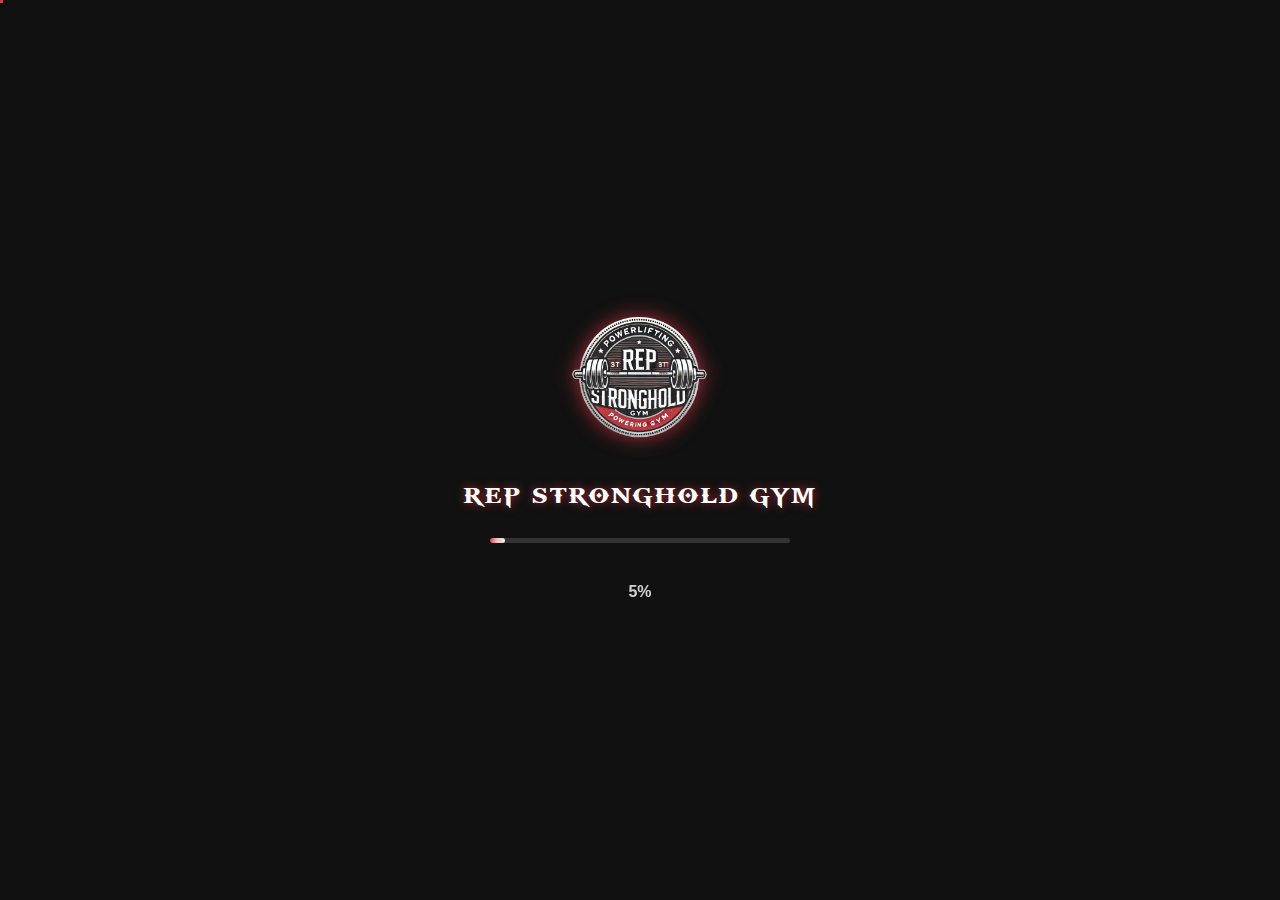
<file: index.html>
<!DOCTYPE html>
<html lang="en">
<head>
    <meta charset="UTF-8">
    <meta name="viewport" content="width=device-width, initial-scale=1.0">
    <title>Rep Stronghold Gym | Loading</title>
    <link rel="website Icon" href="rep.png">
    <style>
        @font-face {
            font-family: 'GodOfWar';
            src: url('GODOFWAR.TTF') format('truetype'); 
        }
        
        * {
            margin: 0;
            padding: 0;
            box-sizing: border-box;
            font-family: Arial, sans-serif;
        }
        
        body {
            background-color: #111;
            display: flex;
            justify-content: center;
            align-items: center;
            height: 100vh;
            overflow: hidden;
            position: relative;
        }
        
        .loading-container {
            display: flex;
            flex-direction: column;
            align-items: center;
            justify-content: center;
            gap: 30px;
        }
        
        .logo-container {
            position: relative;
            animation: pulse 2s infinite;
        }
        
        .logo {
            width: 150px;
            height: auto;
            filter: drop-shadow(0 0 10px rgba(230, 57, 70, 0.7));
            animation: rotate 3s infinite alternate;
        }
        
        @keyframes rotate {
            0% {
                transform: rotateY(0deg);
            }
            100% {
                transform: rotateY(10deg);
            }
        }
        
        .logo-glow {
            position: absolute;
            top: 0;
            left: 0;
            width: 100%;
            height: 100%;
            background: radial-gradient(circle, rgba(230, 57, 70, 0.4) 0%, rgba(230, 57, 70, 0) 70%);
            z-index: -1;
            opacity: 0;
            animation: glow 2s infinite;
        }
        
        @keyframes glow {
            0% { opacity: 0.2; transform: scale(0.8); }
            50% { opacity: 0.8; transform: scale(1.2); }
            100% { opacity: 0.2; transform: scale(0.8); }
        }
        
        .loading-text {
            font-family: 'GodOfWar', sans-serif;
            color: white;
            font-size: 24px;
            text-shadow: 0 0 10px rgba(230, 57, 70, 0.7);
            letter-spacing: 2px;
            animation: textPulse 2s infinite;
        }
        
        @keyframes textPulse {
            0% { text-shadow: 0 0 10px rgba(230, 57, 70, 0.3); }
            50% { text-shadow: 0 0 20px rgba(230, 57, 70, 1); }
            100% { text-shadow: 0 0 10px rgba(230, 57, 70, 0.3); }
        }
        
        .progress-container {
            width: 300px;
            height: 5px;
            background-color: #333;
            border-radius: 10px;
            overflow: hidden;
            position: relative;
        }
        
        .progress-bar {
            height: 100%;
            width: 0%;
            background: linear-gradient(90deg, #e63946, #f1faee);
            border-radius: 10px;
            position: relative;
            transition: width 0.2s ease-out;
        }
        
        .progress-bar::after {
            content: '';
            position: absolute;
            top: 0;
            left: 0;
            width: 100%;
            height: 100%;
            background: linear-gradient(90deg, transparent, rgba(255, 255, 255, 0.4), transparent);
            animation: shimmer 1.5s infinite;
        }
        
        @keyframes shimmer {
            0% { transform: translateX(-100%); }
            100% { transform: translateX(100%); }
        }
        
        .percentage {
            color: white;
            font-size: 16px;
            margin-top: 10px;
            font-weight: bold;
            opacity: 0.8;
        }
        
       
        .particles {
            position: absolute;
            top: 0;
            left: 0;
            width: 100%;
            height: 100%;
            z-index: -1;
        }
        
        .particle {
            position: absolute;
            width: 3px;
            height: 3px;
            background-color: rgba(230, 57, 70, 0.5);
            border-radius: 50%;
            animation: moveParticle var(--duration) infinite linear;
        }
        
        @keyframes moveParticle {
            0% {
                transform: translate(var(--startX), var(--startY));
                opacity: 0;
            }
            50% {
                opacity: 1;
            }
            100% {
                transform: translate(var(--endX), var(--endY));
                opacity: 0;
            }
        }
        
        @keyframes pulse {
            0% { transform: scale(1); }
            50% { transform: scale(1.05); }
            100% { transform: scale(1); }
        }
    </style>
</head>
<body>
    <div class="particles" id="particles"></div>
    
    <div class="loading-container">
        <div class="logo-container">
            <img src="rep.png" alt="Rep Stronghold Logo" class="logo">
            <div class="logo-glow"></div>
        </div>
        
        <div class="loading-text">REP STRONGHOLD GYM</div>
        
        <div class="progress-container">
            <div class="progress-bar" id="progress-bar"></div>
        </div>
        
        <div class="percentage" id="percentage">0%</div>
    </div>

    <script>
 
        const particlesContainer = document.getElementById('particles');
        const particleCount = 500;
        
        for (let i = 0; i < particleCount; i++) {
            const particle = document.createElement('div');
            particle.classList.add('particle');
            
            
            const startX = Math.random() * 100 + 'vw';
            const startY = Math.random() * 100 + 'vh';
            const endX = Math.random() * 100 + 'vw';
            const endY = Math.random() * 100 + 'vh';
            const duration = Math.random() * 10 + 5 + 's';
            
            particle.style.setProperty('--startX', startX);
            particle.style.setProperty('--startY', startY);
            particle.style.setProperty('--endX', endX);
            particle.style.setProperty('--endY', endY);
            particle.style.setProperty('--duration', duration);
            
            particlesContainer.appendChild(particle);
        }
        
       
        document.addEventListener('DOMContentLoaded', function() {
            const progressBar = document.getElementById('progress-bar');
            const percentageText = document.getElementById('percentage');
            let progress = 0;
            
            function simulateLoading() {
              
                const totalResources = 100;
                let loadedResources = 0;
                
               
                function loadResource() {
                   
                    const loadTime = Math.random() * 70 + 30;
                    
                    setTimeout(() => {
                        loadedResources++;
                        progress = Math.floor((loadedResources / totalResources) * 100);
                        
                     
                        progressBar.style.width = progress + '%';
                        percentageText.textContent = progress + '%';
                        
                        
                        if (loadedResources < totalResources) {
                            loadResource();
                        } else {
                          
                            setTimeout(() => {
                                window.location.href = 'home.html';
                            }, 500);
                        }
                    }, loadTime);
                }
                
                
                loadResource();
            }
            
           
            setTimeout(simulateLoading, 300);
        });
    </script>
</body>
</html>
</file>
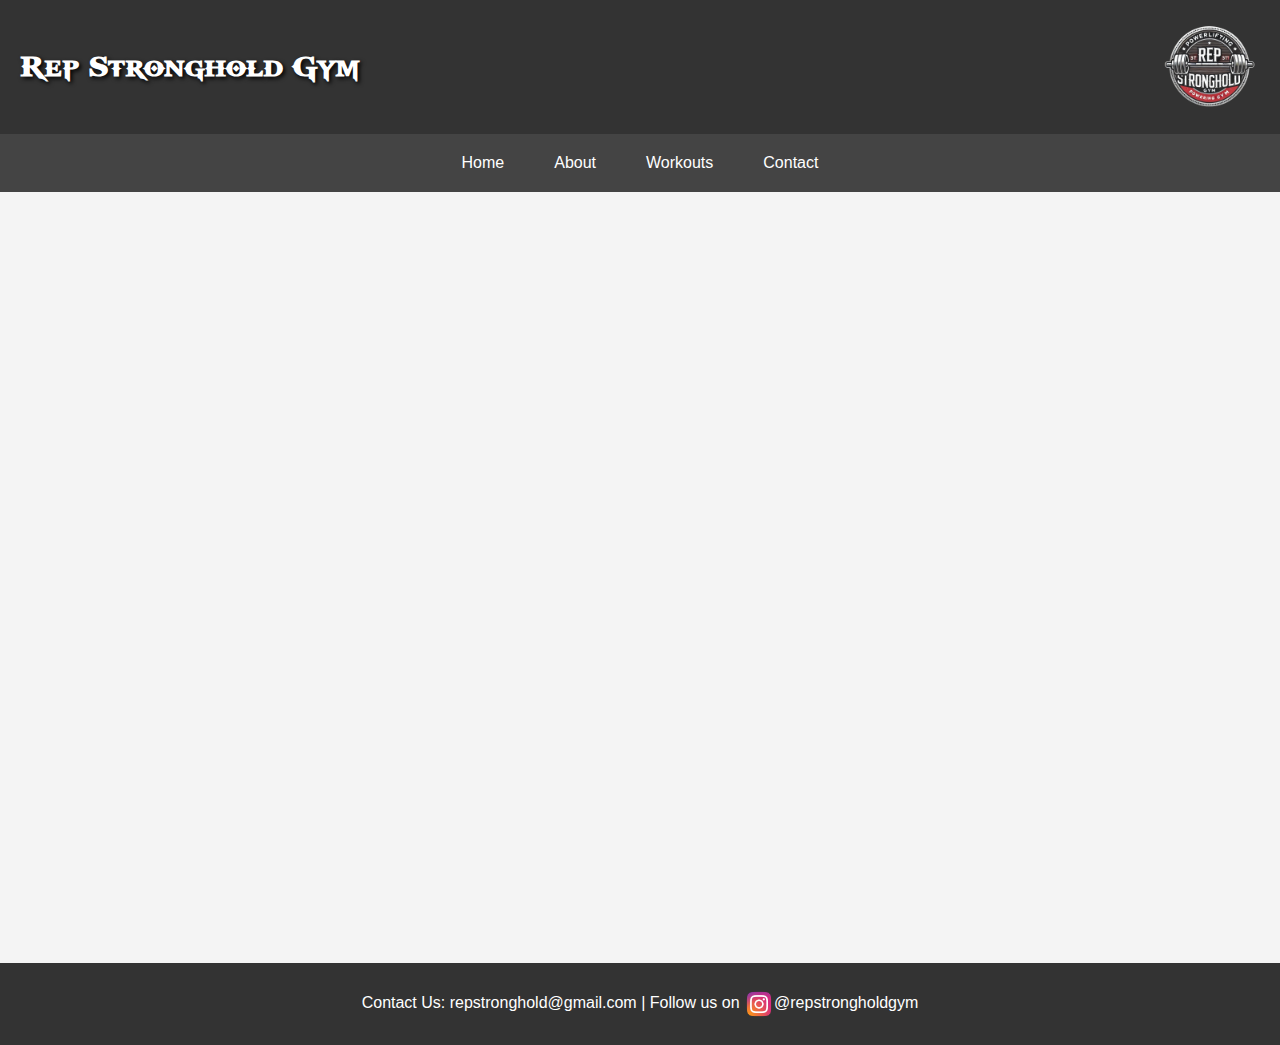
<file: about.html>
<!DOCTYPE html>
<html lang="en">
<head>
    <meta charset="UTF-8">
    <meta name="viewport" content="width=device-width, initial-scale=1.0">
    <title>Rep Stronghold Gym | Blog</title>
    <link rel="website Icon" href="rep.png">
    
    <style>
       @font-face {
    font-family: 'GodOfWar';
    src: url('GODOFWAR.TTF') format('truetype'); 
}
        body {
            font-family: Arial, sans-serif;
            margin: 0;
            padding: 0;
            background-color: #f4f4f4;
        }

        
        .header {
            display: flex;
            justify-content: space-between;
            align-items: center;
            background-color: #333;
            color: white;
            padding: 15px 20px;
        }
        
        .header h1 {
            margin: 0;
            font-family: 'GodOfWar', sans-serif;
            font-size: 30px;
            color: white;
            text-shadow: 2px 2px 4px black;
            animation: glow 2s ease-in-out infinite alternate;
        }

        @keyframes glow {
            from {
                text-shadow: 2px 2px 4px black;
            }
            to {
                text-shadow: 0 0 10px #e63946, 0 0 20px #e63946;
            }
        }

        .gym-logo {
            width: 100px; 
            height: auto;
            cursor: pointer; 
            transition: transform 0.3s ease;
        }

        .gym-logo:hover {
            transform: scale(1.1) rotate(5deg); 
        }

       
        .nav {
            display: flex;
            justify-content: center;
            align-items: center;
            background-color: #444;
            padding: 10px;
            gap: 20px;
        }

        .nav a {
            color: white;
            text-decoration: none;
            font-size: 16px;
            padding: 10px 15px;
            transition: all 0.3s ease;
            position: relative;
        }

        .nav a:hover {
            background-color: #666;
            border-radius: 5px;
            transform: translateY(-3px);
        }
        
        .nav a::after {
            content: '';
            position: absolute;
            width: 0;
            height: 2px;
            bottom: 5px;
            left: 50%;
            background-color: #e63946;
            transition: all 0.3s ease;
        }
        
        .nav a:hover::after {
            width: 80%;
            left: 10%;
        }

        
        .blog-container {
            width: 50%;
            margin: 20px auto;
            background-color: white;
            padding: 20px;
            box-shadow: 0 0 10px rgba(0, 0, 0, 0.5);
            border-radius: 5px;
            transform: translateY(20px);
            opacity: 0;
            animation: fadeUp 0.8s forwards 0.3s;
        }
        
        @keyframes fadeUp {
            to {
                opacity: 1;
                transform: translateY(0);
            }
        }

        .blog-title {
            text-align: center;
            font-size: 28px;
            color: #333;
            position: relative;
        }
        
        .blog-title::after {
            content: '';
            display: block;
            width: 0;
            height: 3px;
            background: #e63946;
            margin: 10px auto 0;
            animation: lineExpand 1.5s forwards 1s;
        }
        
        @keyframes lineExpand {
            to {
                width: 50%;
            }
        }

        
        .blog-image {
            display: block;
            margin: 0 auto;
            width: 50%;
            max-height: 100%;
            border-radius: 5px;
            transition: transform 0.5s ease;
        }
        
        .blog-image:hover {
            transform: scale(1.05);
        }

        .blog-content {
            margin: 10px;
            font-size: 18px;
            line-height: 1.6;
            color: #555;
            text-align: justify;
        }
        
        .blog-content b {
            color: #e63946;
            transition: color 0.3s ease;
        }
        
        .blog-content b:hover {
            color: #333;
        }

       
        .footer {
            background-color: #333;
            color: white;
            text-align: center;
            padding: 10px;
            margin-top: 20px;
        }

        .insta {
            width: 30px;
            vertical-align: middle;
            transition: transform 0.3s ease;
        }
        
        .insta:hover {
            transform: scale(1.2);
        }
    </style>
</head>
<body>

    <div class="header">
        <h1>Rep Stronghold Gym</h1>
        <a href="login.html">
            <img class="gym-logo" src="rep.png" alt="Rep Stronghold Logo">
        </a>
    </div>

    
    <nav class="nav">
        <a href="home.html">Home</a>
        <a href="about.html">About</a>
        <a href="workouts.html">Workouts</a>
        <a href="contacts.html">Contact</a>
    </nav>


  
    <div class="blog-container">
        <h2 class="blog-title">Building Strength, One Rep at a Time</h2>
        <img class="blog-image" src="rep.png" alt="Powerlifting Gym">
        <p class="blog-content">
            Welcome to Rep Stronghold Gym, where every rep brings you closer to your strongest self.
            Our gym is built for lifters who are serious about strength and progression.  
            <br><br>
            Powerlifting is not about instant results—it's about consistency, discipline, and smart training. 
            Whether you're a beginner or a seasoned lifter, small improvements in your Squat, Bench, and Deadlift will add up over time. 
            <br><br>
            Stay patient. Train smart. Keep pushing forward.  
            <b>Every rep counts!</b>
        </p>
    </div>

    
    <div class="footer">
        <p>Contact Us: repstronghold@gmail.com | Follow us on
            <img class="insta" src="instagram.png" alt="Instagram Icon">@repstrongholdgym
        </p>
    </div>

</body>
</html>
</file>
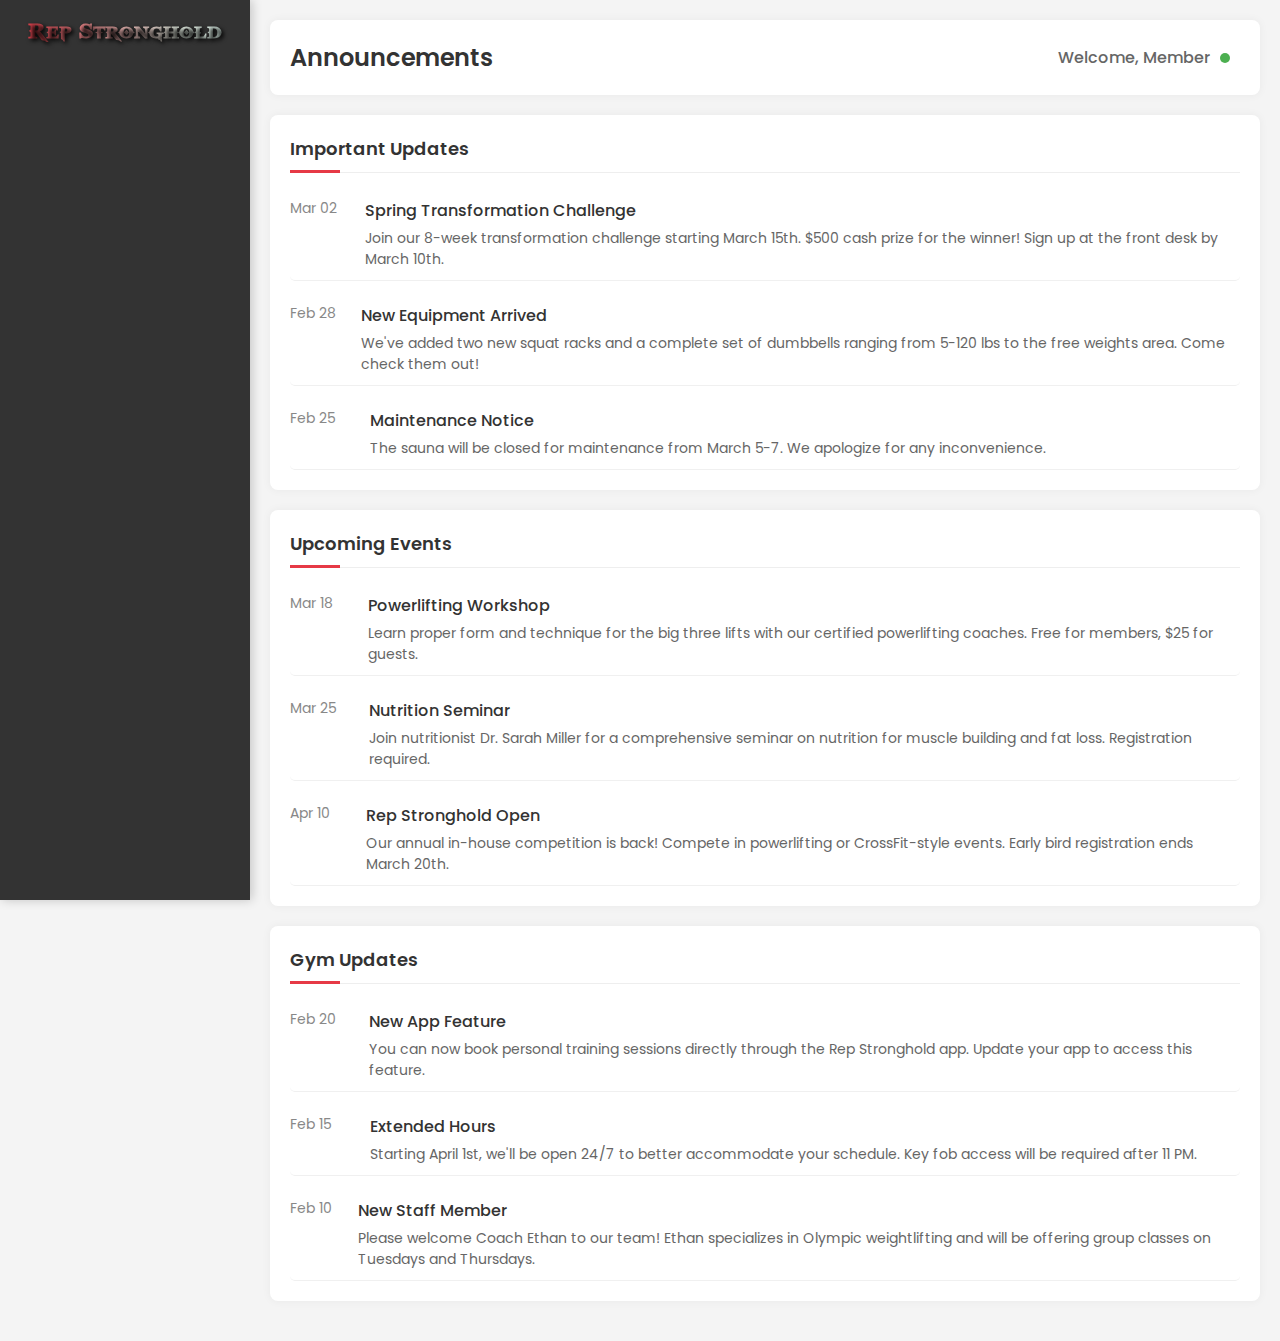
<file: announcements.html>
<!DOCTYPE html>
<html lang="en">
<head>
    <meta charset="UTF-8">
    <meta name="viewport" content="width=device-width, initial-scale=1.0">
    <title>Rep Stronghold Gym | Announcements</title>
    <link href="https://fonts.googleapis.com/css2?family=Poppins:wght@300;400;500;600;700&display=swap" rel="stylesheet">
    <link rel="stylesheet" href="dashboard.css">
</head>
<body>
  
    <div class="sidebar">
        <h2>Rep Stronghold</h2>
        <ul>
            <li><a href="gymdashboard.html">🏠 Dashboard</a></li>
            <li><a href="workouttracker.html">🏋️ Workout Tracker</a></li>
            <li><a href="membership.html">💳 Membership Plan</a></li>
            <li><a href="announcements.html" class="active">📢 Announcements</a></li>
            <li><a href="training.html">📅 Trainer Schedule</a></li>
            <li><a href="settings.html">⚙️ Settings</a></li>
            <li><a href="login.html">🚪 Logout</a></li>
            <li class="nav-divider"></li>
            <li><a href="home.html">🌐 Main Website</a></li>
        </ul>
    </div>


    <div class="main-content">
        <header>
            <div class="header-content">
                <h1>Announcements</h1>
                <div class="user-info">
                    Welcome, Member
                </div>
            </div>
        </header>

        <div class="content-box">
            <h3>Important Updates</h3>
            <div class="activity-list">
                <div class="activity-item">
                    <div class="activity-date">Mar 02</div>
                    <div class="activity-content">
                        <h4>Spring Transformation Challenge</h4>
                        <p>Join our 8-week transformation challenge starting March 15th. $500 cash prize for the winner! Sign up at the front desk by March 10th.</p>
                    </div>
                </div>
                <div class="activity-item">
                    <div class="activity-date">Feb 28</div>
                    <div class="activity-content">
                        <h4>New Equipment Arrived</h4>
                        <p>We've added two new squat racks and a complete set of dumbbells ranging from 5-120 lbs to the free weights area. Come check them out!</p>
                    </div>
                </div>
                <div class="activity-item">
                    <div class="activity-date">Feb 25</div>
                    <div class="activity-content">
                        <h4>Maintenance Notice</h4>
                        <p>The sauna will be closed for maintenance from March 5-7. We apologize for any inconvenience.</p>
                    </div>
                </div>
            </div>
        </div>

        <div class="content-box">
            <h3>Upcoming Events</h3>
            <div class="activity-list">
                <div class="activity-item">
                    <div class="activity-date">Mar 18</div>
                    <div class="activity-content">
                        <h4>Powerlifting Workshop</h4>
                        <p>Learn proper form and technique for the big three lifts with our certified powerlifting coaches. Free for members, $25 for guests.</p>
                    </div>
                </div>
                <div class="activity-item">
                    <div class="activity-date">Mar 25</div>
                    <div class="activity-content">
                        <h4>Nutrition Seminar</h4>
                        <p>Join nutritionist Dr. Sarah Miller for a comprehensive seminar on nutrition for muscle building and fat loss. Registration required.</p>
                    </div>
                </div>
                <div class="activity-item">
                    <div class="activity-date">Apr 10</div>
                    <div class="activity-content">
                        <h4>Rep Stronghold Open</h4>
                        <p>Our annual in-house competition is back! Compete in powerlifting or CrossFit-style events. Early bird registration ends March 20th.</p>
                    </div>
                </div>
            </div>
        </div>

        <div class="content-box">
            <h3>Gym Updates</h3>
            <div class="activity-list">
                <div class="activity-item">
                    <div class="activity-date">Feb 20</div>
                    <div class="activity-content">
                        <h4>New App Feature</h4>
                        <p>You can now book personal training sessions directly through the Rep Stronghold app. Update your app to access this feature.</p>
                    </div>
                </div>
                <div class="activity-item">
                    <div class="activity-date">Feb 15</div>
                    <div class="activity-content">
                        <h4>Extended Hours</h4>
                        <p>Starting April 1st, we'll be open 24/7 to better accommodate your schedule. Key fob access will be required after 11 PM.</p>
                    </div>
                </div>
                <div class="activity-item">
                    <div class="activity-date">Feb 10</div>
                    <div class="activity-content">
                        <h4>New Staff Member</h4>
                        <p>Please welcome Coach Ethan to our team! Ethan specializes in Olympic weightlifting and will be offering group classes on Tuesdays and Thursdays.</p>
                    </div>
                </div>
            </div>
        </div>
    </div>
</body>
</html>
</file>
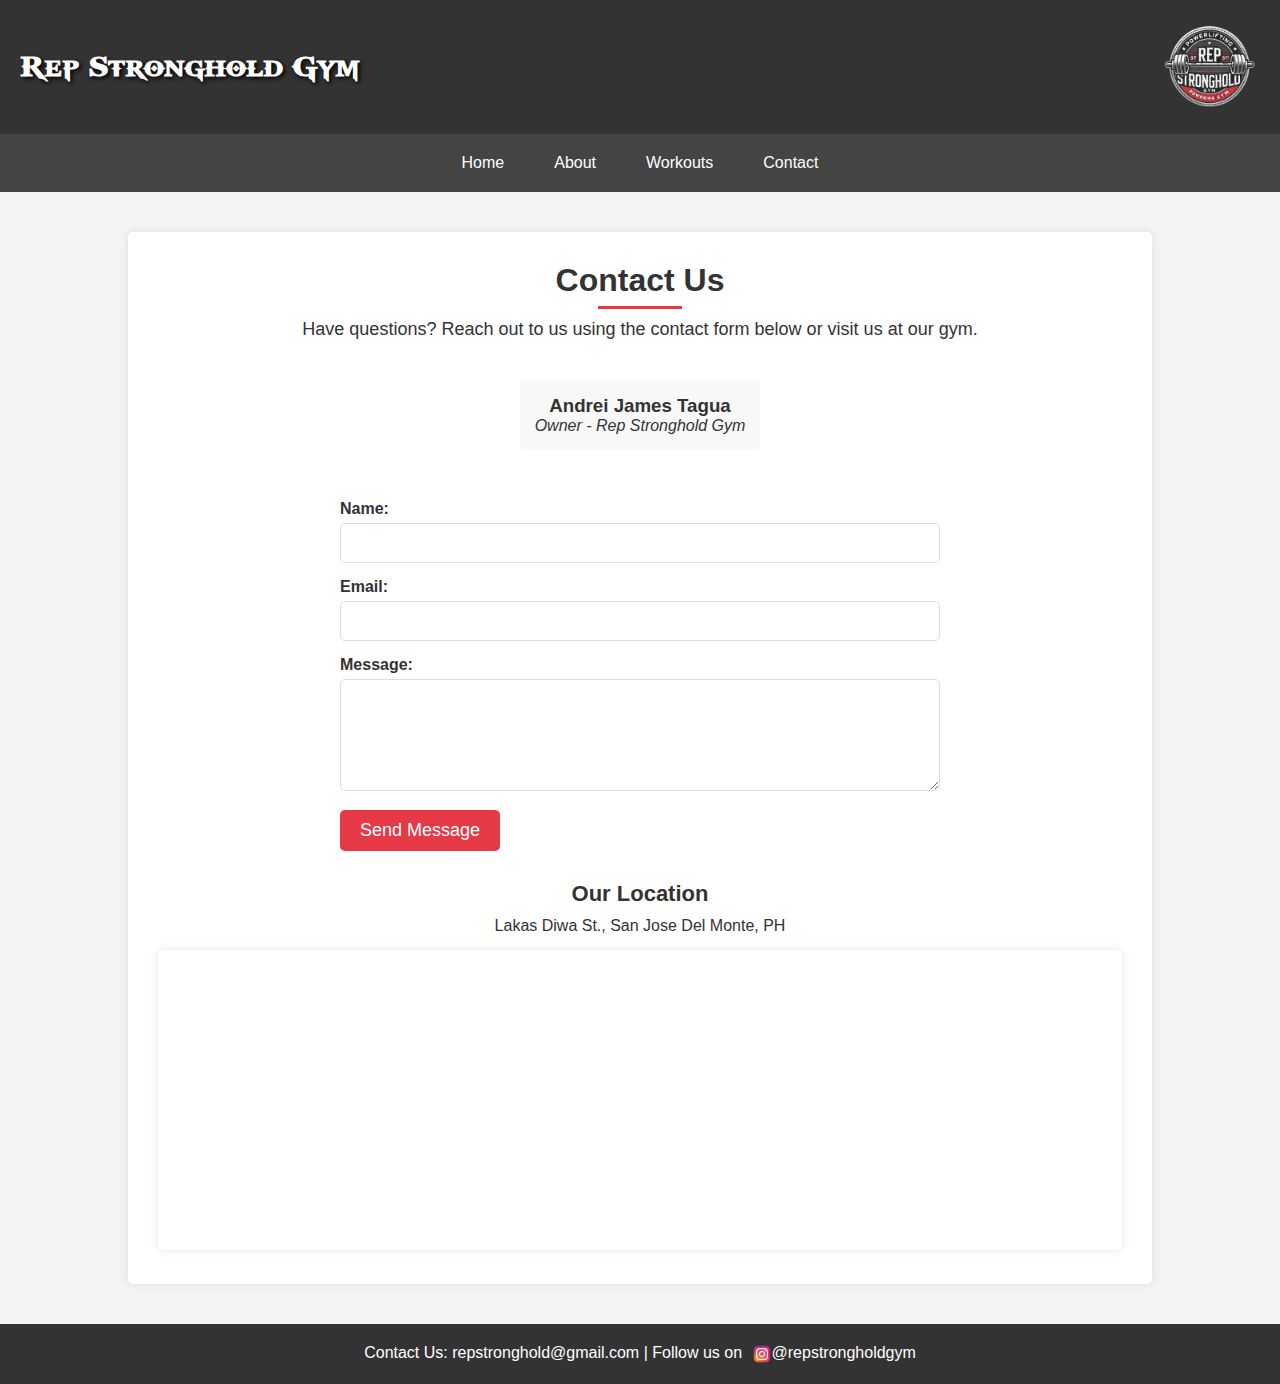
<file: contacts.html>
<!DOCTYPE html>
<html lang="en">
<head>
    <meta charset="UTF-8">
    <meta name="viewport" content="width=device-width, initial-scale=1.0">
    <title>Contact Us | Rep Stronghold Gym</title>
    <link rel="website Icon" href="rep.png">

    <style>
        @font-face {
            font-family: 'GodOfWar';
            src: url('GODOFWAR.TTF') format('truetype');
        }
    
        * {
            margin: 0;
            padding: 0;
            box-sizing: border-box;
            font-family: Arial, sans-serif;
        }

        body {
            background-color: #f4f4f4;
            color: #333;
        }

        .header {
            display: flex;
            justify-content: space-between;
            align-items: center;
            background-color: #333;
            color: white;
            padding: 15px 20px;
        }
        
        .header h1 {
            margin: 0;
            font-family: 'GodOfWar', sans-serif;
            font-size: 30px;
            color: white;
            text-shadow: 2px 2px 4px black;
            /* Added animation for the title */
            animation: pulse 2s infinite;
        }

        @keyframes pulse {
            0% { text-shadow: 2px 2px 4px black; }
            50% { text-shadow: 2px 2px 10px #e63946; }
            100% { text-shadow: 2px 2px 4px black; }
        }

        .gym-logo {
            width: 100px; 
            height: auto;
            cursor: pointer; 
            transition: transform 0.3s ease;
        }

        .gym-logo:hover {
            transform: scale(1.1); 
        }

        .nav {
            display: flex;
            justify-content: center;
            align-items: center;
            background-color: #444;
            padding: 10px;
            gap: 20px;
        }

        .nav a {
            color: white;
            text-decoration: none;
            font-size: 16px;
            padding: 10px 15px;
            transition: 0.3s;
            position: relative;
        }

        .nav a:after {
            content: '';
            position: absolute;
            width: 0;
            height: 2px;
            bottom: 0;
            left: 0;
            background-color: white;
            transition: width 0.3s ease;
        }

        .nav a:hover:after {
            width: 100%;
        }

        .nav a:hover {
            background-color: #666;
            border-radius: 5px;
        }

        .contact-container {
            width: 80%;
            margin: 40px auto;
            background-color: white;
            padding: 30px;
            box-shadow: 0 0 10px rgba(0, 0, 0, 0.1);
            border-radius: 5px;
            animation: fadeInUp 1.5s ease-out;
            text-align: center;
        }

        .contact-title {
            font-size: 32px;
            margin-bottom: 20px;
            position: relative;
            display: inline-block;
        }

        .contact-title:after {
            content: '';
            position: absolute;
            width: 50%;
            height: 3px;
            bottom: -10px;
            left: 25%;
            background-color: #e63946;
            animation: expandWidth 1.5s ease-out;
        }

        @keyframes expandWidth {
            0% { width: 0; left: 50%; }
            100% { width: 50%; left: 25%; }
        }

        .contact-info {
            margin-bottom: 20px;
            font-size: 18px;
        }

        .owner-info {
            margin: 20px 0;
            padding: 15px;
            background-color: #f8f8f8;
            border-radius: 5px;
            display: inline-block;
            transition: transform 0.3s ease;
        }

        .owner-info:hover {
            transform: translateY(-5px);
            box-shadow: 0 5px 15px rgba(0, 0, 0, 0.1);
        }

        .contact-form {
            width: 100%;
            max-width: 600px;
            margin: 30px auto;
            text-align: left;
        }

        .contact-form label {
            display: block;
            margin: 15px 0 5px;
            font-weight: bold;
        }

        .contact-form input,
        .contact-form textarea {
            width: 100%;
            padding: 10px;
            border: 1px solid #ddd;
            border-radius: 5px;
            font-size: 16px;
            transition: border 0.3s ease;
        }

        .contact-form input:focus,
        .contact-form textarea:focus {
            border-color: #e63946;
            outline: none;
        }

        .contact-form button {
            background-color: #e63946;
            color: white;
            font-size: 18px;
            padding: 10px 20px;
            border: none;
            border-radius: 5px;
            cursor: pointer;
            transition: 0.3s;
            margin-top: 15px;
        }

        .contact-form button:hover {
            background-color: #585252;
            transform: scale(1.05);
            box-shadow: 0 0 15px rgba(230, 57, 70, 0.7);
        }

        .map-container {
            margin-top: 30px;
        }

        .map-container h3 {
            margin-bottom: 10px;
            font-size: 22px;
        }

        .map-container p {
            margin-bottom: 15px;
        }

        iframe {
            border-radius: 5px;
            box-shadow: 0 0 10px rgba(0, 0, 0, 0.1);
            transition: transform 0.3s ease;
        }

        iframe:hover {
            transform: scale(1.01);
        }

        .footer {
            background-color: #333;
            color: white;
            text-align: center;
            padding: 20px;
            margin-top: 40px;
        }

        .insta {
            width: 20px;
            vertical-align: middle;
            margin-left: 5px;
            transition: transform 0.3s ease;
        }

        .footer p:hover .insta {
            transform: rotate(360deg);
        }

        @keyframes fadeInUp {
            0% {
                opacity: 0;
                transform: translateY(40px);
            }
            100% {
                opacity: 1;
                transform: translateY(0);
            }
        }

        @keyframes fadeIn {
            0% {
                opacity: 0;
            }
            100% {
                opacity: 1;
            }
        }

        @media (max-width: 768px) {
            .contact-container {
                width: 95%;
                padding: 20px;
            }
            .contact-title {
                font-size: 28px;
            }
        }
    </style>
</head>
<body>

    <div class="header">
        <h1>Rep Stronghold Gym</h1>
        <a href="login.html">
            <img class="gym-logo" src="rep.png" alt="Rep Stronghold Logo">
        </a>
    </div>

    <nav class="nav">
        <a href="home.html">Home</a>
        <a href="about.html">About</a>
        <a href="workouts.html">Workouts</a>
        <a href="contacts.html">Contact</a>
    </nav>

    <div class="contact-container">
        <h2 class="contact-title">Contact Us</h2>
        <p class="contact-info">Have questions? Reach out to us using the contact form below or visit us at our gym.</p>
        
        <div class="owner-info">
            <h3>Andrei James Tagua</h3>
            <p><i>Owner - Rep Stronghold Gym</i></p>
        </div>
        
        <div class="contact-form">
            <form action="#" method="POST">
                <label for="name">Name:</label>
                <input type="text" id="name" name="name" required>
                
                <label for="email">Email:</label>
                <input type="email" id="email" name="email" required>
                
                <label for="message">Message:</label>
                <textarea id="message" name="message" rows="5" required></textarea>
                
                <button type="submit">Send Message</button>
            </form>
        </div>
        
        <div class="map-container">
            <h3>Our Location</h3>
            <p>Lakas Diwa St., San Jose Del Monte, PH</p>
            <iframe 
                src="https://www.google.com/maps?q=Lakas+Diwa+St,+Philippines&output=embed" 
                width="100%" 
                height="300" 
                style="border:0;" 
                allowfullscreen="" 
                loading="lazy">
            </iframe>
        </div>
    </div>

    <div class="footer">
        <p>Contact Us: repstronghold@gmail.com | Follow us on 
            <img class="insta" src="instagram.png" alt="Instagram Icon">@repstrongholdgym
        </p>
    </div>

</body>
</html>
</file>
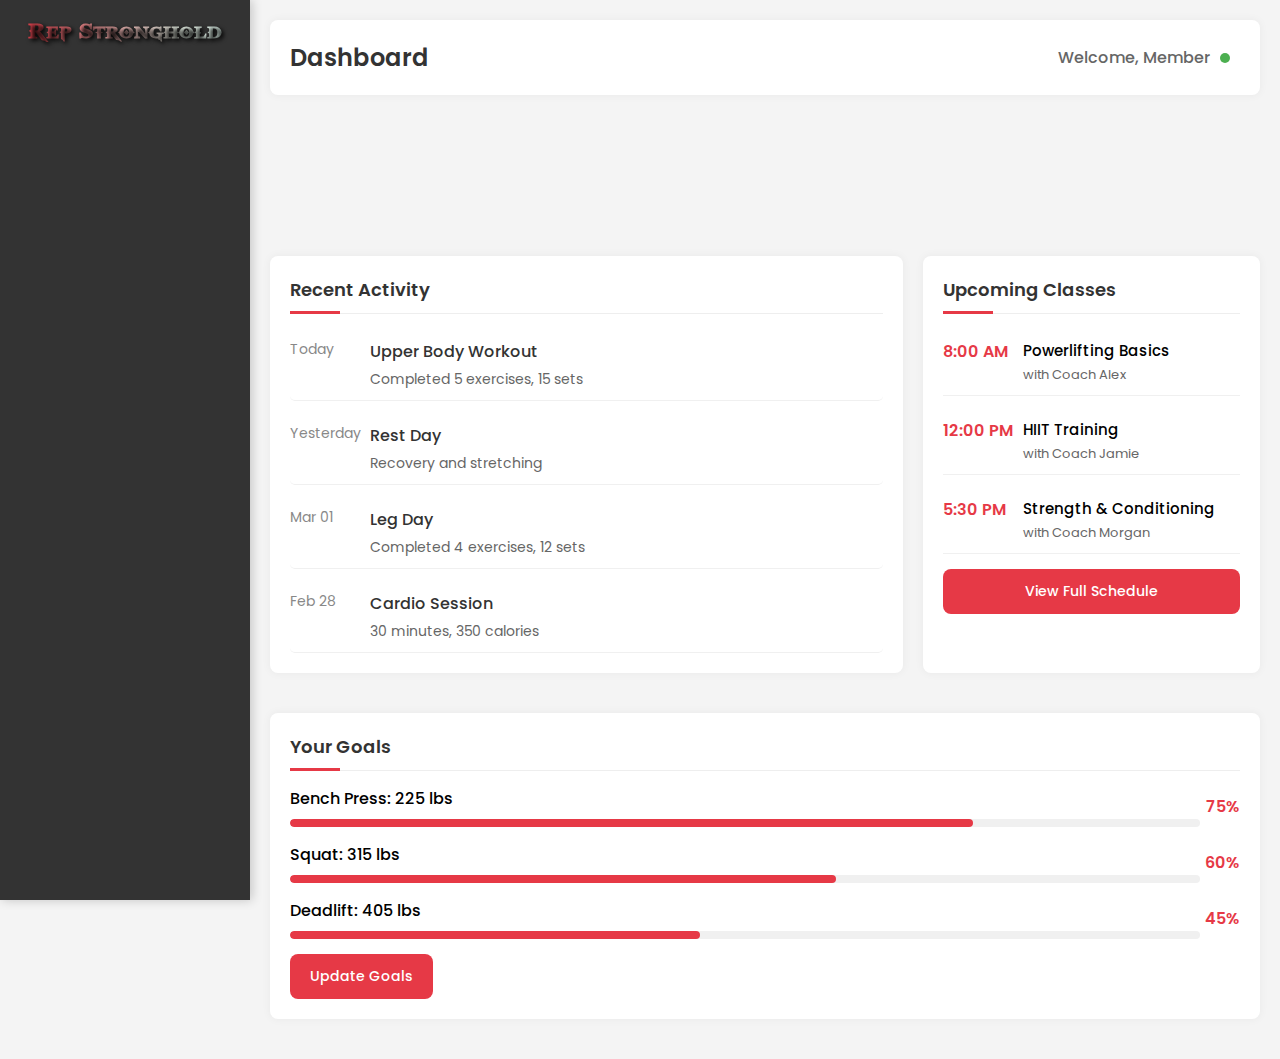
<file: gymdashboard.html>
<!DOCTYPE html>
<html lang="en">
<head>
    <meta charset="UTF-8">
    <meta name="viewport" content="width=device-width, initial-scale=1.0">
    <title>Rep Stronghold Gym | Dashboard</title>
    <link href="https://fonts.googleapis.com/css2?family=Poppins:wght@300;400;500;600;700&display=swap" rel="stylesheet">
    <link rel="stylesheet" href="dashboard.css">
</head>
<body>
   
    <div class="sidebar">
        <h2>Rep Stronghold</h2>
        <ul>
            <li><a href="gymdashboard.html" class="active">🏠 Dashboard</a></li>
            <li><a href="workouttracker.html">🏋️ Workout Tracker</a></li>
            <li><a href="membership.html">💳 Membership Plan</a></li>
            <li><a href="announcements.html">📢 Announcements</a></li>
            <li><a href="training.html">📅 Trainer Schedule</a></li>
            <li><a href="settings.html">⚙️ Settings</a></li>
            <li><a href="login.html">🚪 Logout</a></li>
            <li class="nav-divider"></li>
            <li><a href="home.html">🌐 Main Website</a></li>
        </ul>
    </div>

    
    <div class="main-content">
        <header>
            <div class="header-content">
                <h1>Dashboard</h1>
                <div class="user-info">
                    Welcome, Member
                </div>
            </div>
        </header>

        <div class="dashboard-stats">
            <div class="stat-card">
                <div class="stat-value">12</div>
                <div class="stat-label">Workouts This Month</div>
            </div>
            <div class="stat-card">
                <div class="stat-value">87%</div>
                <div class="stat-label">Attendance Rate</div>
            </div>
            <div class="stat-card">
                <div class="stat-value">3</div>
                <div class="stat-label">PR's Achieved</div>
            </div>
            <div class="stat-card">
                <div class="stat-value">28</div>
                <div class="stat-label">Days Remaining</div>
            </div>
        </div>

        <div class="content-row">
            <div class="content-box main-box">
                <h3>Recent Activity</h3>
                <div class="activity-list">
                    <div class="activity-item">
                        <div class="activity-date">Today</div>
                        <div class="activity-content">
                            <h4>Upper Body Workout</h4>
                            <p>Completed 5 exercises, 15 sets</p>
                        </div>
                    </div>
                    <div class="activity-item">
                        <div class="activity-date">Yesterday</div>
                        <div class="activity-content">
                            <h4>Rest Day</h4>
                            <p>Recovery and stretching</p>
                        </div>
                    </div>
                    <div class="activity-item">
                        <div class="activity-date">Mar 01</div>
                        <div class="activity-content">
                            <h4>Leg Day</h4>
                            <p>Completed 4 exercises, 12 sets</p>
                        </div>
                    </div>
                    <div class="activity-item">
                        <div class="activity-date">Feb 28</div>
                        <div class="activity-content">
                            <h4>Cardio Session</h4>
                            <p>30 minutes, 350 calories</p>
                        </div>
                    </div>
                </div>
            </div>
            
            <div class="content-box side-box">
                <h3>Upcoming Classes</h3>
                <div class="class-list">
                    <div class="class-item">
                        <div class="class-time">8:00 AM</div>
                        <div class="class-details">
                            <h4>Powerlifting Basics</h4>
                            <p>with Coach Alex</p>
                        </div>
                    </div>
                    <div class="class-item">
                        <div class="class-time">12:00 PM</div>
                        <div class="class-details">
                            <h4>HIIT Training</h4>
                            <p>with Coach Jamie</p>
                        </div>
                    </div>
                    <div class="class-item">
                        <div class="class-time">5:30 PM</div>
                        <div class="class-details">
                            <h4>Strength & Conditioning</h4>
                            <p>with Coach Morgan</p>
                        </div>
                    </div>
                </div>
                <button class="btn btn-full">View Full Schedule</button>
            </div>
        </div>

        <div class="content-box">
            <h3>Your Goals</h3>
            <div class="goals-container">
                <div class="goal-item">
                    <div class="goal-info">
                        <h4>Bench Press: 225 lbs</h4>
                        <div class="progress-container">
                            <div class="progress-bar" style="width: 75%"></div>
                        </div>
                    </div>
                    <div class="goal-status">75%</div>
                </div>
                <div class="goal-item">
                    <div class="goal-info">
                        <h4>Squat: 315 lbs</h4>
                        <div class="progress-container">
                            <div class="progress-bar" style="width: 60%"></div>
                        </div>
                    </div>
                    <div class="goal-status">60%</div>
                </div>
                <div class="goal-item">
                    <div class="goal-info">
                        <h4>Deadlift: 405 lbs</h4>
                        <div class="progress-container">
                            <div class="progress-bar" style="width: 45%"></div>
                        </div>
                    </div>
                    <div class="goal-status">45%</div>
                </div>
            </div>
            <button class="btn">Update Goals</button>
        </div>
    </div>
</body>
</html>
</file>
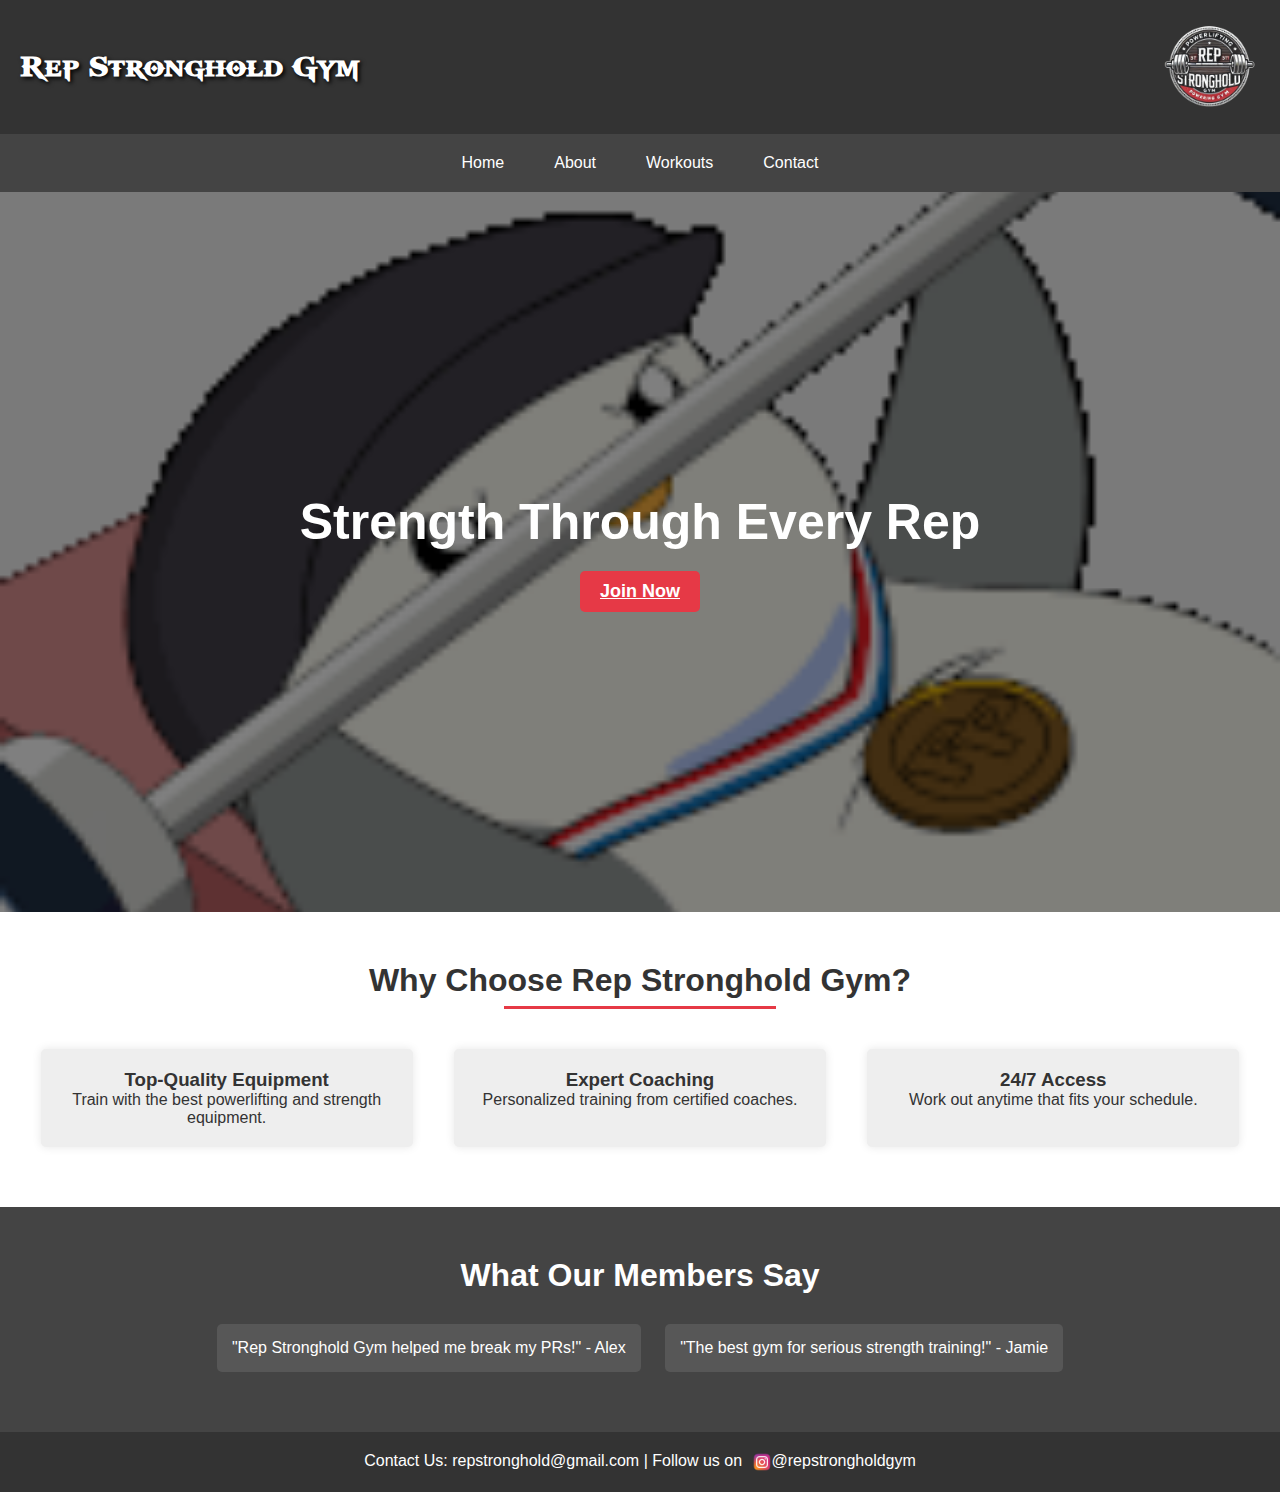
<file: home.html>
<!DOCTYPE html>
<html lang="en">
<head>
    <meta charset="UTF-8">
    <meta name="viewport" content="width=device-width, initial-scale=1.0">
    <title>Rep Stronghold Gym | Home</title>
    <link rel="website Icon" href="rep.png">

   <style>
        @font-face {
            font-family: 'GodOfWar';
            src: url('GODOFWAR.TTF') format('truetype'); 
        }
    
        * {
            margin: 0;
            padding: 0;
            box-sizing: border-box;
            font-family: Arial, sans-serif;
        }

        body {
            background-color: #f4f4f4;
            color: #333;
        }

        .header {
            display: flex;
            justify-content: space-between;
            align-items: center;
            background-color: #333;
            color: white;
            padding: 15px 20px;
        }
        
        .header h1 {
            margin: 0;
            font-family: 'GodOfWar', sans-serif;
            font-size: 30px;
            color: white;
            text-shadow: 2px 2px 4px black;
            /* Added animation for the title */
            animation: pulse 2s infinite;
        }

        @keyframes pulse {
            0% { text-shadow: 2px 2px 4px black; }
            50% { text-shadow: 2px 2px 10px #e63946; }
            100% { text-shadow: 2px 2px 4px black; }
        }

        .gym-logo {
            width: 100px; 
            height: auto;
            cursor: pointer; 
            transition: transform 0.3s ease;
        }

        .gym-logo:hover {
            transform: scale(1.1); 
        }

        .nav {
            display: flex;
            justify-content: center;
            align-items: center;
            background-color: #444;
            padding: 10px;
            gap: 20px;
        }

        .nav a {
            color: white;
            text-decoration: none;
            font-size: 16px;
            padding: 10px 15px;
            transition: 0.3s;
            position: relative;
        }

        .nav a:after {
            content: '';
            position: absolute;
            width: 0;
            height: 2px;
            bottom: 0;
            left: 0;
            background-color: white;
            transition: width 0.3s ease;
        }

        .nav a:hover:after {
            width: 100%;
        }

        .nav a:hover {
            background-color: #666;
            border-radius: 5px;
        }

        .hero {
            background: url('lift.gif') no-repeat center center/cover;
            height: 80vh;
            display: flex;
            justify-content: center;
            align-items: center;
            text-align: center;
            color: white;
            font-size: 28px;
            font-weight: bold;
            position: relative;
        }

        .hero-overlay {
            background: rgba(0, 0, 0, 0.5);
            width: 100%;
            height: 100%;
            display: flex;
            flex-direction: column;
            justify-content: center;
            align-items: center;
            padding: 20px;
        }
        
        .hero h2 {
            font-size: 50px;
            margin-bottom: 20px;
            animation: fadeInUp 1.5s ease-out;
        }

        @keyframes fadeInUp {
            0% {
                opacity: 0;
                transform: translateY(40px);
            }
            100% {
                opacity: 1;
                transform: translateY(0);
            }
        }

        .cta-button {
            background-color: #e63946;
            color: white;
            font-size: 18px;
            padding: 10px 20px;
            border: none;
            border-radius: 5px;
            cursor: pointer;
            transition: 0.3s;
            animation: fadeIn 2s ease-out 0.5s both;
        }

        @keyframes fadeIn {
            0% {
                opacity: 0;
            }
            100% {
                opacity: 1;
            }
        }

        .cta-button:hover {
            background-color: #585252;
            transform: scale(1.05);
            box-shadow: 0 0 15px rgba(230, 57, 70, 0.7);
        }

        .features {
            text-align: center;
            padding: 50px 20px;
            background-color: white;
        }

        .features h2 {
            font-size: 32px;
            margin-bottom: 20px;
            position: relative;
            display: inline-block;
        }

        .features h2:after {
            content: '';
            position: absolute;
            width: 50%;
            height: 3px;
            bottom: -10px;
            left: 25%;
            background-color: #e63946;
            animation: expandWidth 1.5s ease-out;
        }

        @keyframes expandWidth {
            0% { width: 0; left: 50%; }
            100% { width: 50%; left: 25%; }
        }

        .features-container {
            display: flex;
            justify-content: space-around;
            flex-wrap: wrap;
            margin-top: 20px;
        }

        .feature-box {
            width: 30%;
            background: #eee;
            padding: 20px;
            border-radius: 5px;
            margin: 10px;
            box-shadow: 0 0 10px rgba(0, 0, 0, 0.1);
            transition: transform 0.3s ease, box-shadow 0.3s ease;
        }

        .feature-box:hover {
            transform: translateY(-10px);
            box-shadow: 0 10px 20px rgba(0, 0, 0, 0.2);
        }

        .testimonials {
            text-align: center;
            padding: 50px 20px;
            background-color: #444;
            color: white;
        }

        .testimonials h2 {
            font-size: 32px;
            margin-bottom: 20px;
        }

        .testimonials p {
            transition: transform 0.5s ease;
            display: inline-block;
            margin: 10px;
            padding: 15px;
            background-color: rgba(255, 255, 255, 0.1);
            border-radius: 5px;
        }

        .testimonials p:hover {
            transform: scale(1.05);
            background-color: rgba(230, 57, 70, 0.3);
        }

        .footer {
            background-color: #333;
            color: white;
            text-align: center;
            padding: 20px;
        }

        .insta {
            width: 20px;
            vertical-align: middle;
            margin-left: 5px;
            transition: transform 0.3s ease;
        }

        .footer p:hover .insta {
            transform: rotate(360deg);
        }

        @media (max-width: 768px) {
            .features-container {
                flex-direction: column;
            }
            .feature-box {
                width: 100%;
            }
            .hero h2 {
                font-size: 36px;
            }
        }
    </style>
</head>
<body>

    <div class="header">
        <h1>Rep Stronghold Gym</h1>
        <a href="login.html">
            <img class="gym-logo" src="rep.png" alt="Rep Stronghold Logo">
        </a>
    </div>

    <nav class="nav">
        <a href="home.html">Home</a>
        <a href="about.html">About</a>
        <a href="workouts.html">Workouts</a>
        <a href="contacts.html">Contact</a>
    </nav>

    <div class="hero">
        <div class="hero-overlay">
            <h2>Strength Through Every Rep</h2>
            <a href="signup.html" class="cta-button">Join Now</a>
        </div>
    </div>

    <div class="features">
        <h2>Why Choose Rep Stronghold Gym?</h2>
        <div class="features-container">
            <div class="feature-box">
                <h3>Top-Quality Equipment</h3>
                <p>Train with the best powerlifting and strength equipment.</p>
            </div>
            <div class="feature-box">
                <h3>Expert Coaching</h3>
                <p>Personalized training from certified coaches.</p>
            </div>
            <div class="feature-box">
                <h3>24/7 Access</h3>
                <p>Work out anytime that fits your schedule.</p>
            </div>
        </div>
    </div>

    <div class="testimonials">
        <h2>What Our Members Say</h2>
        <p>"Rep Stronghold Gym helped me break my PRs!" - Alex</p>
        <p>"The best gym for serious strength training!" - Jamie</p>
    </div>

    <div class="footer">
        <p>Contact Us: repstronghold@gmail.com | Follow us on 
            <img class="insta" src="instagram.png" alt="Instagram Icon">@repstrongholdgym
        </p>
    </div>

</body>
</html>
</file>
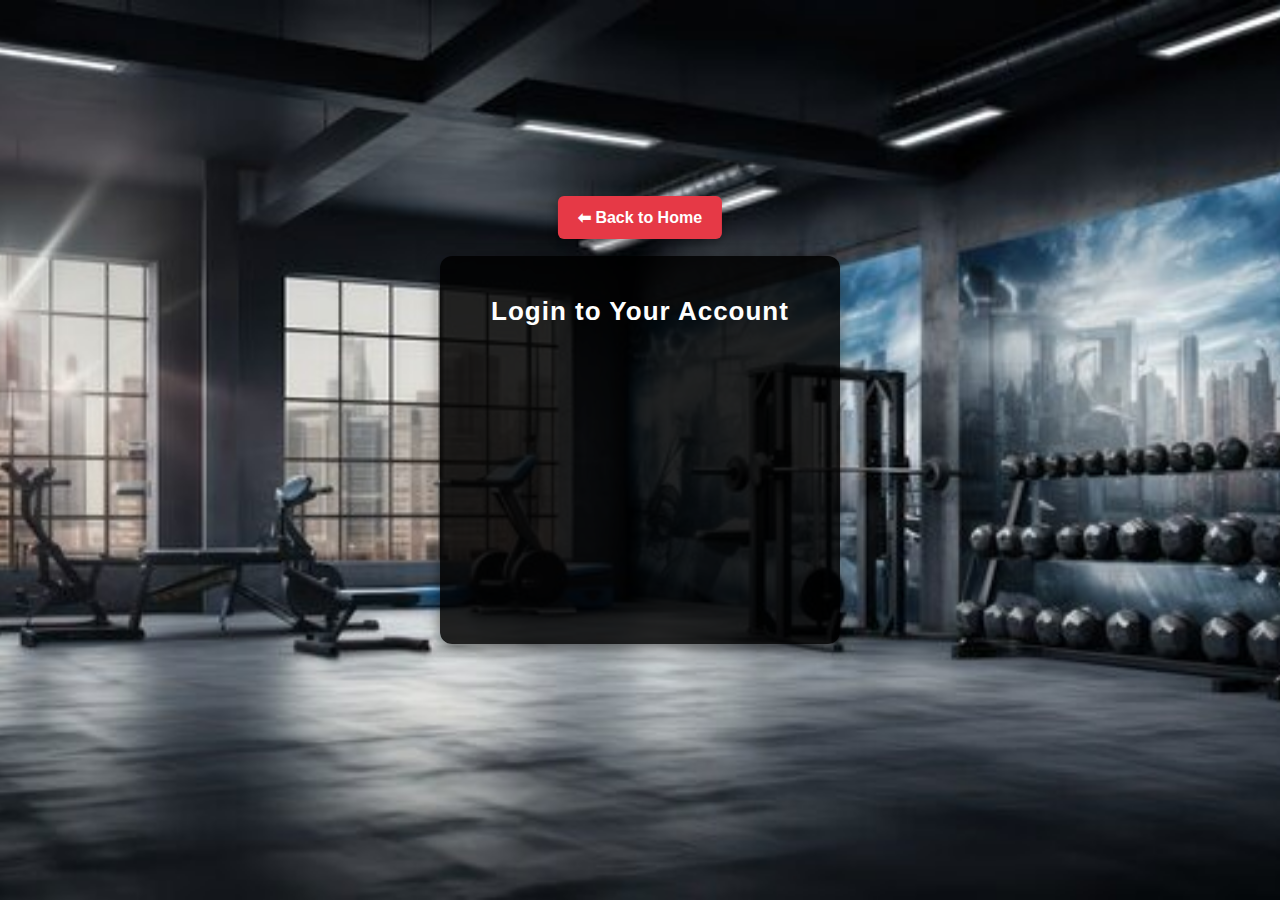
<file: login.html>
<!DOCTYPE html>
<html lang="en">
<head>
    <meta charset="UTF-8">
    <meta name="viewport" content="width=device-width, initial-scale=1.0">
    <title>Login | Rep Stronghold Gym</title>
    <link rel="website Icon" href="rep.png">

    <style>
        * {
            margin: 0;
            padding: 0;
            box-sizing: border-box;
            font-family: 'Poppins', Arial, sans-serif;
        }

        body {
            display: flex;
            justify-content: center;
            align-items: center;
            height: 100vh;
            background: url('back.jpg') no-repeat center center/cover;
            background-size: cover;  
            background-attachment: fixed; 
            background-position: center; 
            background-color: black; 
            animation: backgroundZoom 20s infinite alternate ease-in-out;
        }
        
        @keyframes backgroundZoom {
            0% {
                background-position: center;
            }
            100% {
                background-position: 0% 25%;
            }
        }

        .login-container {
            position: relative; 
            background: rgba(0, 0, 0, 0.85);
            padding: 40px;
            border-radius: 12px;
            text-align: center;
            width: 100%;
            max-width: 400px;
            color: white;
            box-shadow: 0px 5px 15px rgba(0, 0, 0, 0.5);
            animation: fadeIn 0.8s ease-out;
            transform: translateY(0);
        }
        
        @keyframes fadeIn {
            from {
                opacity: 0;
                transform: translateY(30px);
            }
            to {
                opacity: 1;
                transform: translateY(0);
            }
        }

        .login-container h2 {
            margin-bottom: 20px;
            font-size: 26px;
            font-weight: bold;
            letter-spacing: 1px;
            animation: slideDown 0.5s ease-out;
        }
        
        @keyframes slideDown {
            from {
                transform: translateY(-20px);
                opacity: 0;
            }
            to {
                transform: translateY(0);
                opacity: 1;
            }
        }

        .input-group {
            margin-bottom: 20px;
            text-align: left;
            animation: fadeIn 0.5s ease-out forwards;
            opacity: 0;
        }
        
        .input-group:nth-child(1) {
            animation-delay: 0.2s;
        }
        
        .input-group:nth-child(2) {
            animation-delay: 0.4s;
        }

        .input-group label {
            display: block;
            font-size: 14px;
            margin-bottom: 5px;
            font-weight: bold;
            transition: transform 0.3s ease;
        }
        
        .input-group:focus-within label {
            transform: translateY(-3px);
            color: #e63946;
        }

        .input-group input {
            width: 100%;
            padding: 12px;
            border: none;
            border-radius: 6px;
            font-size: 16px;
            background: rgba(255, 255, 255, 0.1);
            color: white;
            transition: all 0.3s ease;
            border-left: 3px solid transparent;
        }
        
        .input-group input:focus {
            background: rgba(255, 255, 255, 0.2);
            border-left: 3px solid #e63946;
            outline: none;
            box-shadow: 0 0 8px rgba(230, 57, 70, 0.4);
        }

        .input-group input::placeholder {
            color: rgba(255, 255, 255, 0.7);
        }

        .login-btn {
            background: #e63946;
            color: white;
            font-size: 18px;
            padding: 12px;
            border: none;
            border-radius: 6px;
            cursor: pointer;
            width: 100%;
            margin-top: 15px;
            transition: all 0.3s ease-in-out;
            font-weight: bold;
            animation: fadeIn 0.5s ease-out forwards;
            animation-delay: 0.6s;
            opacity: 0;
            position: relative;
            overflow: hidden;
        }
        
        .login-btn::before {
            content: '';
            position: absolute;
            top: 0;
            left: -100%;
            width: 100%;
            height: 100%;
            background: linear-gradient(90deg, transparent, rgba(255, 255, 255, 0.2), transparent);
            transition: all 0.6s;
        }
        
        .login-btn:hover::before {
            left: 100%;
        }

        .login-btn:hover {
            background: #ff4d5a;
            transform: scale(1.03);
            box-shadow: 0 0 15px rgba(230, 57, 70, 0.5);
        }

        .signup-link {
            margin-top: 15px;
            font-size: 14px;
            animation: fadeIn 0.5s ease-out forwards;
            animation-delay: 0.8s;
            opacity: 0;
        }

        .signup-link a {
            color: #e63946;
            text-decoration: none;
            font-weight: bold;
            transition: all 0.3s ease;
        }

        .signup-link a:hover {
            color: #ff4d5a;
            text-decoration: underline;
        }

        
        .back-btn {
            background-color: #e63946;
            color: white;
            font-size: 16px;
            padding: 12px 20px;
            border: none;
            border-radius: 6px;
            cursor: pointer;
            transition: all 0.3s ease;
            font-weight: bold;
            position: absolute;
            top: -60px;
            left: 50%;
            transform: translateX(-50%);
            box-shadow: 0px 4px 10px rgba(0, 0, 0, 0.3);
            animation: bounceDown 1s ease infinite alternate;
            animation-delay: 1s;
        }
        
        @keyframes bounceDown {
            to {
                transform: translateX(-50%) translateY(5px);
            }
        }

        .back-btn:hover {
            background-color: #ff4d5a;
            transform: translateX(-50%) scale(1.05);
            animation-play-state: paused;
        }

        
        @media (max-width: 768px) {
            body {
                background-size: cover;
                padding: 20px;
            }
            .login-container {
                padding: 30px;
                width: 90%;
            }
            .back-btn {
                top: -50px;
            }
        }
    </style>
</head>
<body>

    <div class="login-container">
        <button onclick="goHome()" class="back-btn">⬅ Back to Home</button>
        <script>
            function goHome() {
                window.location.href = "home.html"; 
            }
        </script>
        
        <h2>Login to Your Account</h2>
        <form action="gymdashboard.html">
            <div class="input-group">
                <label for="username">Username or Email</label>
                <input type="text" id="username" name="username" placeholder="Enter your username" >
            </div>
            <script>
                document.querySelector("form").addEventListener("submit", function(event) {
                    event.preventDefault(); 
                    window.location.href = "gymdashboard.html"; 
                });
            </script>
            <div class="input-group">
                <label for="password">Password</label>
                <input type="password" id="password" name="password" placeholder="Enter your password">
            </div>
            <button type="submit" class="login-btn">Login</button>
        </form>
        <p class="signup-link">Don't have an account? <a href="signup.html">Sign Up</a></p>
    </div>

</body>
</html>
</file>
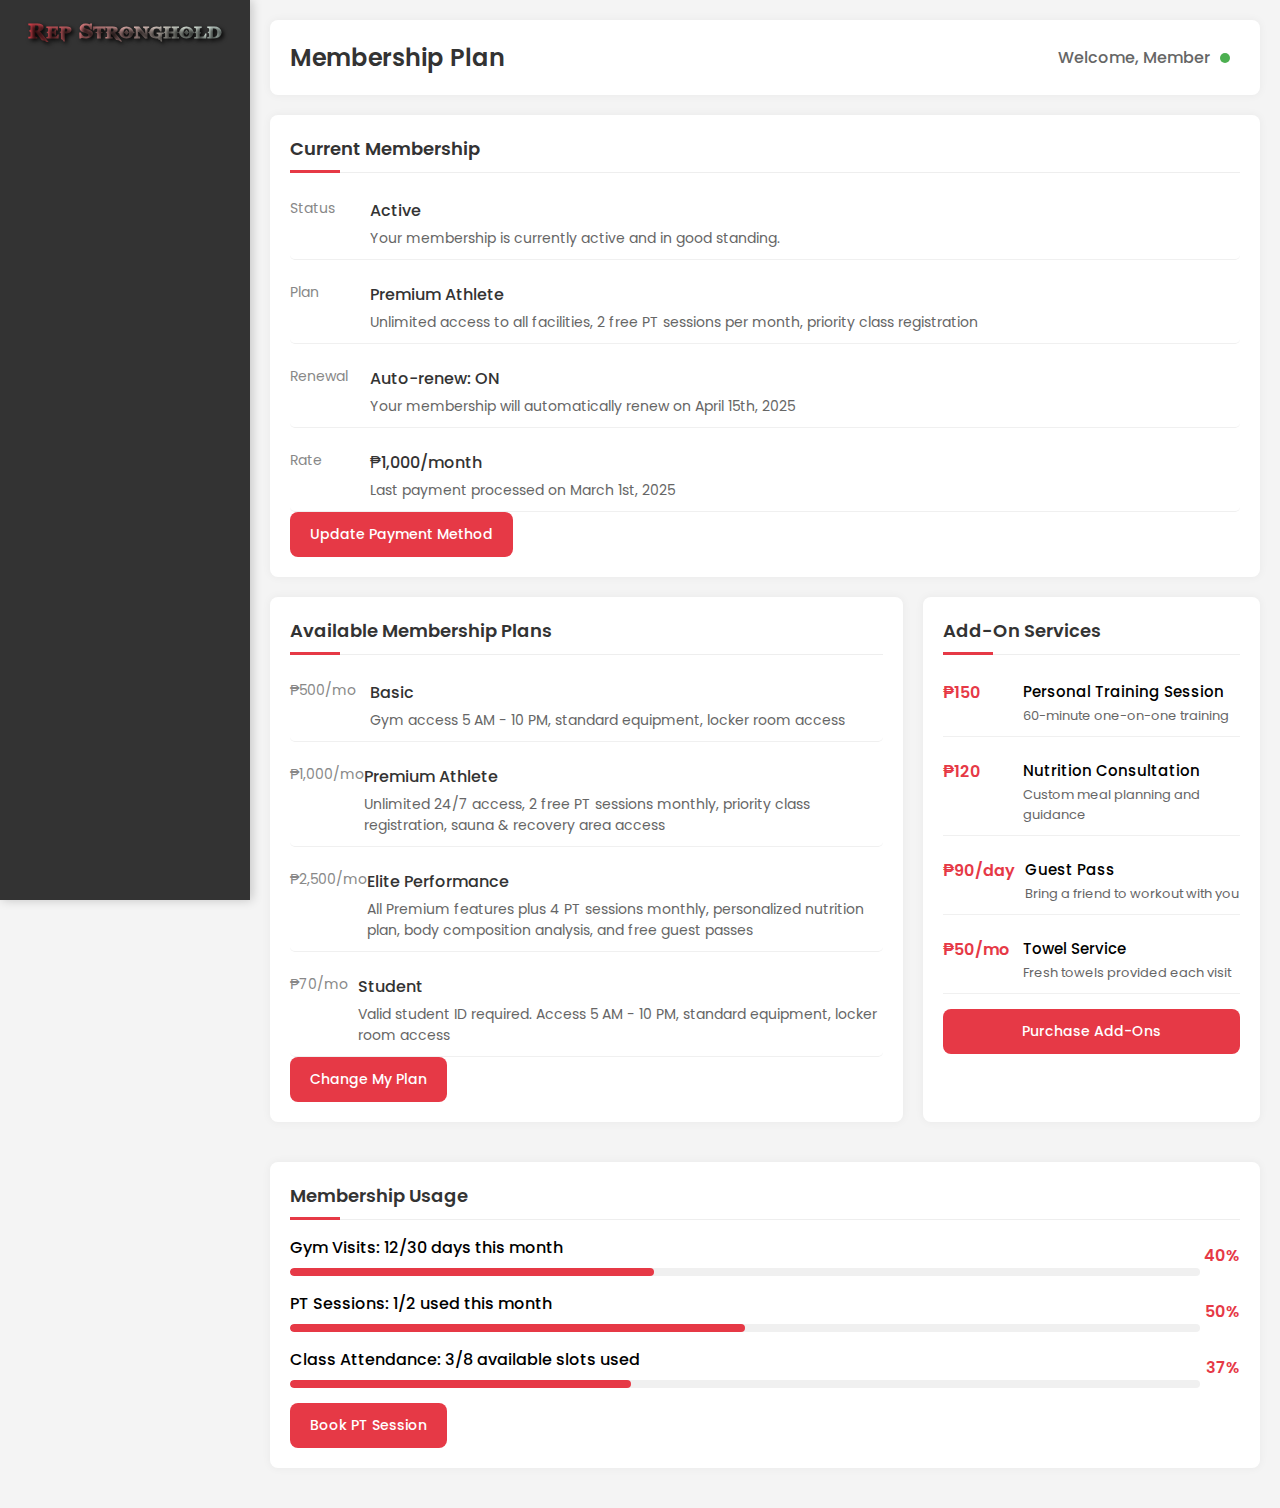
<file: membership.html>
<!DOCTYPE html>
<html lang="en">
<head>
    <meta charset="UTF-8">
    <meta name="viewport" content="width=device-width, initial-scale=1.0">
    <title>Rep Stronghold Gym | Membership Plan</title>
    <link href="https://fonts.googleapis.com/css2?family=Poppins:wght@300;400;500;600;700&display=swap" rel="stylesheet">
    <link rel="stylesheet" href="dashboard.css">
</head>
<body>
    <div class="sidebar">
        <h2>Rep Stronghold</h2>
        <ul>
            <li><a href="gymdashboard.html">🏠 Dashboard</a></li>
            <li><a href="workouttracker.html">🏋️ Workout Tracker</a></li>
            <li><a href="membership.html" class="active">💳 Membership Plan</a></li>
            <li><a href="announcements.html">📢 Announcements</a></li>
            <li><a href="training.html">📅 Trainer Schedule</a></li>
            <li><a href="settings.html">⚙️ Settings</a></li>
            <li><a href="login.html">🚪 Logout</a></li>
            <li class="nav-divider"></li>
            <li><a href="home.html">🌐 Main Website</a></li>
        </ul>
    </div>


    <div class="main-content">
        <header>
            <div class="header-content">
                <h1>Membership Plan</h1>
                <div class="user-info">
                    Welcome, Member
                </div>
            </div>
        </header>

        <div class="content-box">
            <h3>Current Membership</h3>
            <div class="activity-list">
                <div class="activity-item">
                    <div class="activity-date">Status</div>
                    <div class="activity-content">
                        <h4>Active</h4>
                        <p>Your membership is currently active and in good standing.</p>
                    </div>
                </div>
                <div class="activity-item">
                    <div class="activity-date">Plan</div>
                    <div class="activity-content">
                        <h4>Premium Athlete</h4>
                        <p>Unlimited access to all facilities, 2 free PT sessions per month, priority class registration</p>
                    </div>
                </div>
                <div class="activity-item">
                    <div class="activity-date">Renewal</div>
                    <div class="activity-content">
                        <h4>Auto-renew: ON</h4>
                        <p>Your membership will automatically renew on April 15th, 2025</p>
                    </div>
                </div>
                <div class="activity-item">
                    <div class="activity-date">Rate</div>
                    <div class="activity-content">
                        <h4>₱1,000/month</h4>
                        <p>Last payment processed on March 1st, 2025</p>
                    </div>
                </div>
            </div>
            <button class="btn">Update Payment Method</button>
        </div>

        <div class="content-row">
            <div class="content-box main-box">
                <h3>Available Membership Plans</h3>
                <div class="activity-list">
                    <div class="activity-item">
                        <div class="activity-date">₱500/mo</div>
                        <div class="activity-content">
                            <h4>Basic</h4>
                            <p>Gym access 5 AM - 10 PM, standard equipment, locker room access</p>
                        </div>
                    </div>
                    <div class="activity-item">
                        <div class="activity-date">₱1,000/mo</div>
                        <div class="activity-content">
                            <h4>Premium Athlete</h4>
                            <p>Unlimited 24/7 access, 2 free PT sessions monthly, priority class registration, sauna & recovery area access</p>
                        </div>
                    </div>
                    <div class="activity-item">
                        <div class="activity-date">₱2,500/mo</div>
                        <div class="activity-content">
                            <h4>Elite Performance</h4>
                            <p>All Premium features plus 4 PT sessions monthly, personalized nutrition plan, body composition analysis, and free guest passes</p>
                        </div>
                    </div>
                    <div class="activity-item">
                        <div class="activity-date">₱70/mo</div>
                        <div class="activity-content">
                            <h4>Student</h4>
                            <p>Valid student ID required. Access 5 AM - 10 PM, standard equipment, locker room access</p>
                        </div>
                    </div>
                </div>
                <button class="btn">Change My Plan</button>
            </div>
            
            <div class="content-box side-box">
                <h3>Add-On Services</h3>
                <div class="class-list">
                    <div class="class-item">
                        <div class="class-time">₱150</div>
                        <div class="class-details">
                            <h4>Personal Training Session</h4>
                            <p>60-minute one-on-one training</p>
                        </div>
                    </div>
                    <div class="class-item">
                        <div class="class-time">₱120</div>
                        <div class="class-details">
                            <h4>Nutrition Consultation</h4>
                            <p>Custom meal planning and guidance</p>
                        </div>
                    </div>
                    <div class="class-item">
                        <div class="class-time">₱90/day</div>
                        <div class="class-details">
                            <h4>Guest Pass</h4>
                            <p>Bring a friend to workout with you</p>
                        </div>
                    </div>
                    <div class="class-item">
                        <div class="class-time">₱50/mo</div>
                        <div class="class-details">
                            <h4>Towel Service</h4>
                            <p>Fresh towels provided each visit</p>
                        </div>
                    </div>
                </div>
                <button class="btn btn-full">Purchase Add-Ons</button>
            </div>
        </div>

        <div class="content-box">
            <h3>Membership Usage</h3>
            <div class="goals-container">
                <div class="goal-item">
                    <div class="goal-info">
                        <h4>Gym Visits: 12/30 days this month</h4>
                        <div class="progress-container">
                            <div class="progress-bar" style="width: 40%"></div>
                        </div>
                    </div>
                    <div class="goal-status">40%</div>
                </div>
                <div class="goal-item">
                    <div class="goal-info">
                        <h4>PT Sessions: 1/2 used this month</h4>
                        <div class="progress-container">
                            <div class="progress-bar" style="width: 50%"></div>
                        </div>
                    </div>
                    <div class="goal-status">50%</div>
                </div>
                <div class="goal-item">
                    <div class="goal-info">
                        <h4>Class Attendance: 3/8 available slots used</h4>
                        <div class="progress-container">
                            <div class="progress-bar" style="width: 37.5%"></div>
                        </div>
                    </div>
                    <div class="goal-status">37%</div>
                </div>
            </div>
            <button class="btn">Book PT Session</button>
        </div>
    </div>
</body>
</html>
</file>
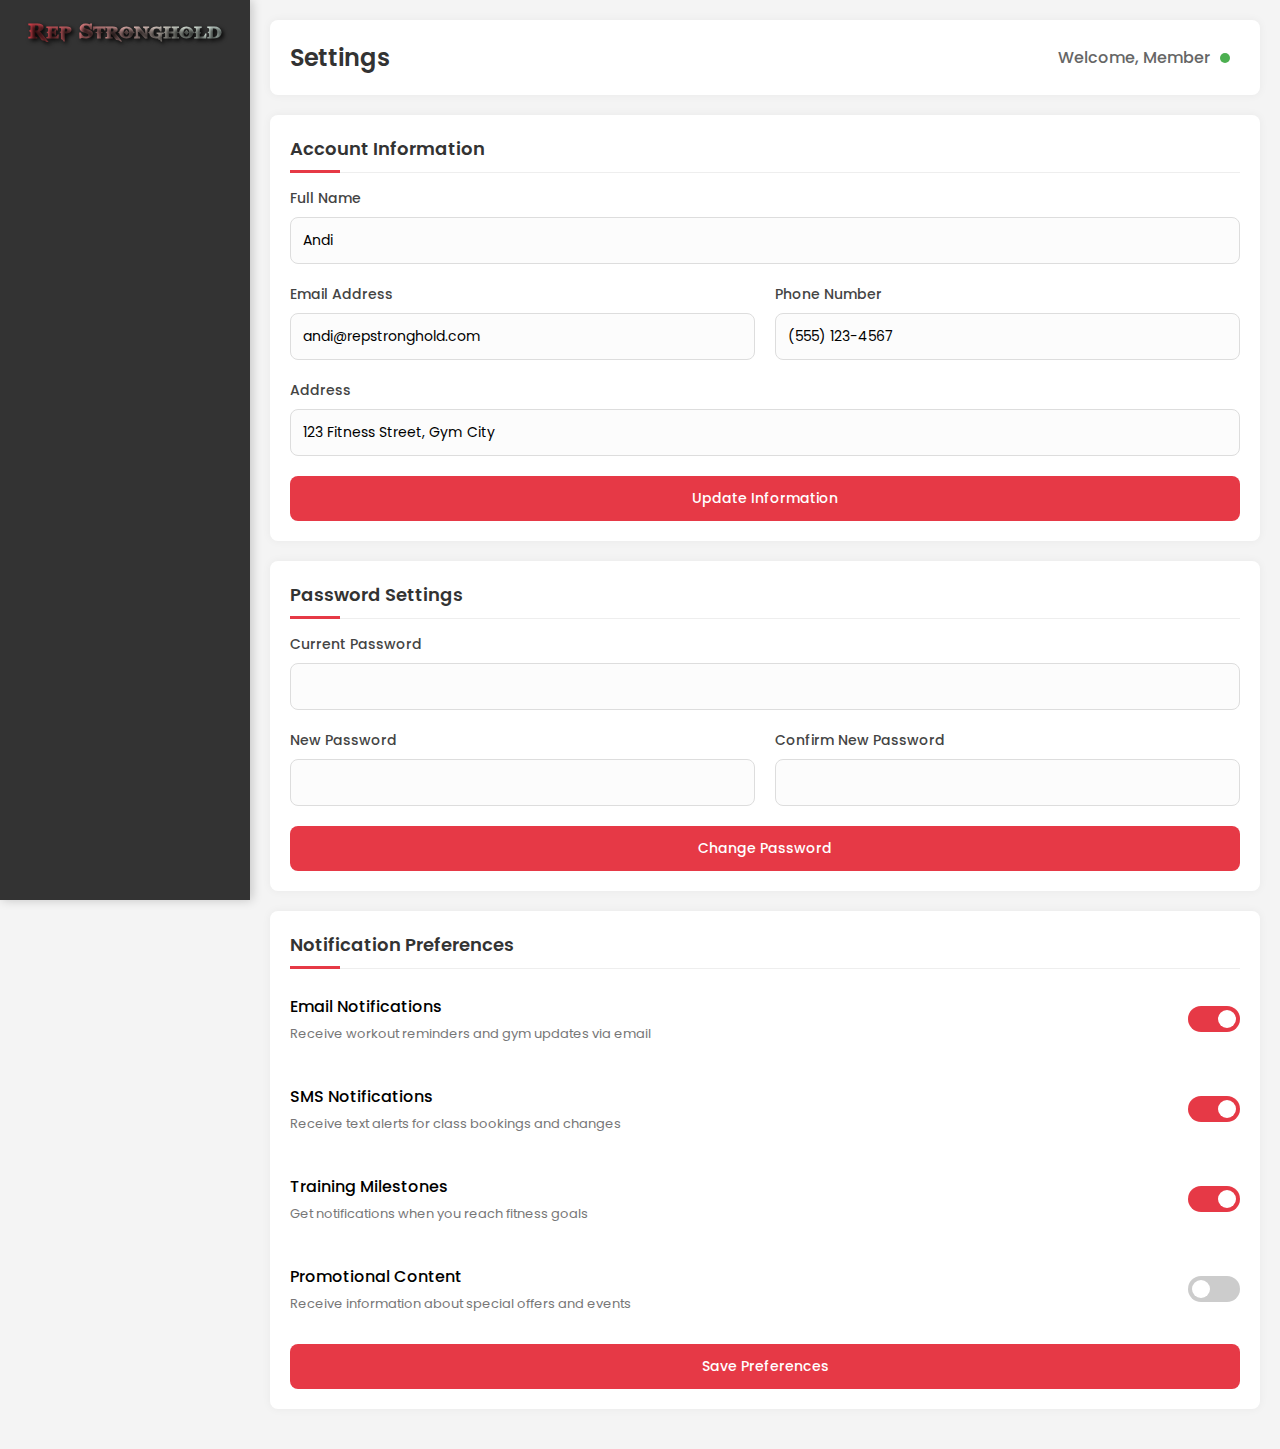
<file: settings.html>
<!DOCTYPE html>
<html lang="en">
<head>
    <meta charset="UTF-8">
    <meta name="viewport" content="width=device-width, initial-scale=1.0">
    <title>Rep Stronghold Gym | Settings</title>
    <link href="https://fonts.googleapis.com/css2?family=Poppins:wght@300;400;500;600;700&display=swap" rel="stylesheet">
    <link rel="stylesheet" href="dashboard.css">
</head>
<body>

    <div class="sidebar">
        <h2>Rep Stronghold</h2>
        <ul>
            <li><a href="gymdashboard.html">🏠 Dashboard</a></li>
            <li><a href="workouttracker.html">🏋️ Workout Tracker</a></li>
            <li><a href="membership.html">💳 Membership Plan</a></li>
            <li><a href="announcements.html">📢 Announcements</a></li>
            <li><a href="training.html">📅 Trainer Schedule</a></li>
            <li><a href="settings.html" class="active">⚙️ Settings</a></li>
            <li><a href="login.html">🚪 Logout</a></li>
            <li class="nav-divider"></li>
            <li><a href="home.html">🌐 Main Website</a></li>
        </ul>
    </div>

    <div class="main-content">
        <header>
            <div class="header-content">
                <h1>Settings</h1>
                <div class="user-info">
                    Welcome, Member
                </div>
            </div>
        </header>

        <div class="content-box">
            <h3>Account Information</h3>
            <form class="settings-form">
                <div class="form-group">
                    <label for="full-name">Full Name</label>
                    <input type="text" id="full-name" value="Andi">
                </div>
                
                <div class="form-row">
                    <div class="form-group">
                        <label for="email">Email Address</label>
                        <input type="email" id="email" value="andi@repstronghold.com">
                    </div>
                    
                    <div class="form-group">
                        <label for="phone">Phone Number</label>
                        <input type="tel" id="phone" value="(555) 123-4567">
                    </div>
                </div>
                
                <div class="form-group">
                    <label for="address">Address</label>
                    <input type="text" id="address" value="123 Fitness Street, Gym City">
                </div>
                
                <button type="submit" class="btn">Update Information</button>
            </form>
        </div>

        <div class="content-box">
            <h3>Password Settings</h3>
            <form class="settings-form">
                <div class="form-group">
                    <label for="current-password">Current Password</label>
                    <input type="password" id="current-password">
                </div>
                
                <div class="form-row">
                    <div class="form-group">
                        <label for="new-password">New Password</label>
                        <input type="password" id="new-password">
                    </div>
                    
                    <div class="form-group">
                        <label for="confirm-password">Confirm New Password</label>
                        <input type="password" id="confirm-password">
                    </div>
                </div>
                
                <button type="submit" class="btn">Change Password</button>
            </form>
        </div>

        <div class="content-box">
            <h3>Notification Preferences</h3>
            <form class="settings-form">
                <div class="toggle-group">
                    <div class="toggle-label">
                        <span>Email Notifications</span>
                        <span class="toggle-description">Receive workout reminders and gym updates via email</span>
                    </div>
                    <label class="toggle">
                        <input type="checkbox" checked>
                        <span class="toggle-slider"></span>
                    </label>
                </div>
                
                <div class="toggle-group">
                    <div class="toggle-label">
                        <span>SMS Notifications</span>
                        <span class="toggle-description">Receive text alerts for class bookings and changes</span>
                    </div>
                    <label class="toggle">
                        <input type="checkbox" checked>
                        <span class="toggle-slider"></span>
                    </label>
                </div>
                
                <div class="toggle-group">
                    <div class="toggle-label">
                        <span>Training Milestones</span>
                        <span class="toggle-description">Get notifications when you reach fitness goals</span>
                    </div>
                    <label class="toggle">
                        <input type="checkbox" checked>
                        <span class="toggle-slider"></span>
                    </label>
                </div>
                
                <div class="toggle-group">
                    <div class="toggle-label">
                        <span>Promotional Content</span>
                        <span class="toggle-description">Receive information about special offers and events</span>
                    </div>
                    <label class="toggle">
                        <input type="checkbox">
                        <span class="toggle-slider"></span>
                    </label>
                </div>
                
                <button type="submit" class="btn">Save Preferences</button>
            </form>
        </div>
    </div>
</body>
</html>
</file>
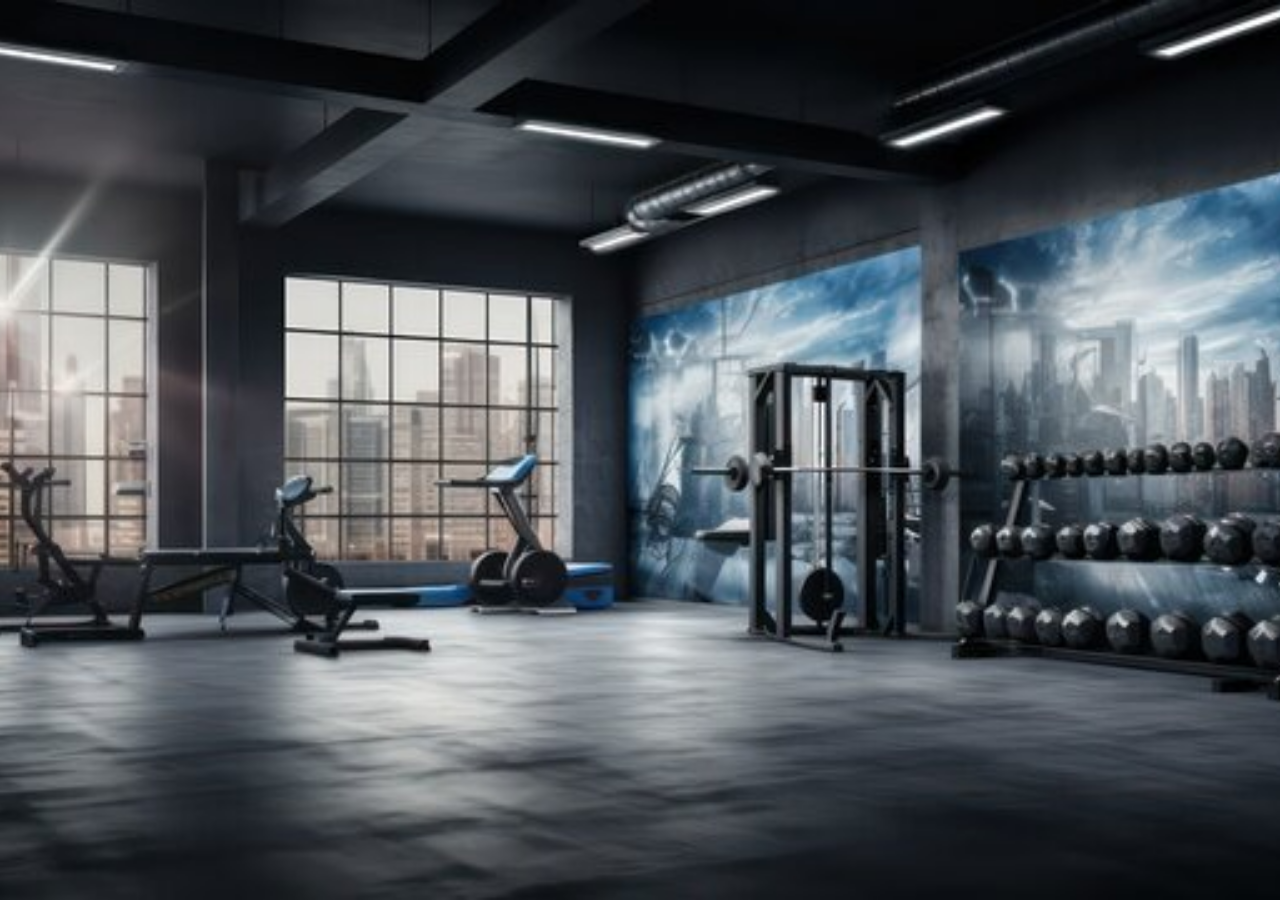
<file: signup.html>
<!DOCTYPE html>
<html lang="en">
<head>
    <meta charset="UTF-8">
    <meta name="viewport" content="width=device-width, initial-scale=1.0">
    <title>Sign Up | Rep Stronghold Gym</title>
    <link rel="website Icon" href="rep.png">
    
    <style>
        * {
            margin: 0;
            padding: 0;
            box-sizing: border-box;
            font-family: 'Poppins', Arial, sans-serif;
        }

        body {
            display: flex;
            justify-content: center;
            align-items: center;
            height: 100vh;
            background: url('back.jpg') no-repeat center center/cover;
            background-size: cover;  
            background-attachment: fixed; 
            background-position: center; 
            background-color: black; 
            animation: backgroundPan 25s infinite alternate ease-in-out;
        }
        
        @keyframes backgroundPan {
            0% {
                background-position: 0% 0%;
            }
            100% {
                background-position: 100% 100%;
            }
        }

        .signup-container {
            position: relative; 
            background: rgba(0, 0, 0, 0.85);
            padding: 40px;
            border-radius: 12px;
            text-align: center;
            width: 100%;
            max-width: 400px;
            color: white;
            box-shadow: 0px 5px 15px rgba(0, 0, 0, 0.5);
            transform: translateY(50px);
            opacity: 0;
            animation: slideUp 0.8s forwards;
        }
        
        @keyframes slideUp {
            to {
                transform: translateY(0);
                opacity: 1;
            }
        }

        .signup-container h2 {
            margin-bottom: 20px;
            font-size: 26px;
            font-weight: bold;
            letter-spacing: 1px;
            position: relative;
            display: inline-block;
        }
        
        .signup-container h2::after {
            content: '';
            position: absolute;
            width: 0;
            height: 3px;
            bottom: -5px;
            left: 0;
            background-color: #e63946;
            animation: underlineExpand 1s forwards 0.5s;
        }
        
        @keyframes underlineExpand {
            to {
                width: 100%;
            }
        }

        .input-group {
            margin-bottom: 20px;
            text-align: left;
            transform: translateX(-20px);
            opacity: 0;
            animation: slideInFromLeft 0.5s forwards;
        }
        
        .input-group:nth-child(1) {
            animation-delay: 0.1s;
        }
        
        .input-group:nth-child(2) {
            animation-delay: 0.2s;
        }
        
        .input-group:nth-child(3) {
            animation-delay: 0.3s;
        }
        
        .input-group:nth-child(4) {
            animation-delay: 0.4s;
        }
        
        @keyframes slideInFromLeft {
            to {
                transform: translateX(0);
                opacity: 1;
            }
        }

        .input-group label {
            display: block;
            font-size: 14px;
            margin-bottom: 5px;
            font-weight: bold;
            transition: color 0.3s ease;
        }
        
        .input-group:hover label {
            color: #e63946;
        }

        .input-group input, 
        .input-group select {
            width: 100%;
            padding: 12px;
            border: none;
            border-radius: 6px;
            font-size: 16px;
            background: rgba(255, 255, 255, 0.1);
            color: rgb(255, 253, 253);
            transition: all 0.3s ease;
            border-bottom: 2px solid transparent;
        }
        
        .input-group input:focus, 
        .input-group select:focus {
            background: rgba(255, 255, 255, 0.2);
            border-bottom: 2px solid #e63946;
            outline: none;
        }

        .input-group input::placeholder {
            color: rgba(255, 255, 255, 0.7);
        }

        .signup-btn {
            background: #e63946;
            color: white;
            font-size: 18px;
            padding: 12px;
            border: none;
            border-radius: 6px;
            cursor: pointer;
            width: 100%;
            margin-top: 15px;
            transition: all 0.3s ease-in-out;
            font-weight: bold;
            opacity: 0;
            animation: fadeIn 0.5s forwards 0.7s;
            position: relative;
            overflow: hidden;
        }
        
        @keyframes fadeIn {
            to {
                opacity: 1;
            }
        }
        
        .signup-btn::after {
            content: '';
            position: absolute;
            width: 100%;
            height: 100%;
            top: 0;
            left: 0;
            background: linear-gradient(45deg, transparent 50%, rgba(255, 255, 255, 0.1) 50%, transparent 100%);
            background-size: 200% 200%;
            background-position: 0% 0%;
            transition: all 0.5s ease;
        }
        
        .signup-btn:hover::after {
            background-position: 100% 100%;
        }

        .signup-btn:hover {
            background: #ff4d5a;
            transform: scale(1.03);
            box-shadow: 0 0 15px rgba(230, 57, 70, 0.6);
        }

        .login-link {
            margin-top: 15px;
            font-size: 14px;
            opacity: 0;
            animation: fadeIn 0.5s forwards 0.9s;
        }

        .login-link a {
            color: #e63946;
            text-decoration: none;
            font-weight: bold;
            position: relative;
        }
        
        .login-link a::after {
            content: '';
            position: absolute;
            width: 100%;
            height: 1px;
            bottom: -2px;
            left: 0;
            background-color: #e63946;
            transform: scaleX(0);
            transition: transform 0.3s ease;
        }
        
        .login-link a:hover::after {
            transform: scaleX(1);
        }

        .login-link a:hover {
            color: #ff4d5a;
        }

       
        .back-btn {
            background-color: #e63946;
            color: white;
            font-size: 16px;
            padding: 12px 20px;
            border: none;
            border-radius: 6px;
            cursor: pointer;
            transition: all 0.3s ease;
            font-weight: bold;
            position: absolute;
            top: -60px;
            left: 50%;
            transform: translateX(-50%);
            box-shadow: 0px 4px 10px rgba(0, 0, 0, 0.3);
            animation: pulse 1.5s infinite;
        }
        
        @keyframes pulse {
            0% {
                box-shadow: 0px 4px 10px rgba(0, 0, 0, 0.3);
            }
            50% {
                box-shadow: 0px 4px 20px rgba(230, 57, 70, 0.6);
            }
            100% {
                box-shadow: 0px 4px 10px rgba(0, 0, 0, 0.3);
            }
        }

        .back-btn:hover {
            background-color: #ff4d5a;
            transform: translateX(-50%) scale(1.05);
            animation: none;
            box-shadow: 0px 4px 15px rgba(230, 57, 70, 0.8);
        }

        @media (max-width: 768px) {
            body {
                background-size: cover;
                padding: 20px;
            }
            .signup-container {
                padding: 30px;
                width: 90%;
            }
            .back-btn {
                top: -50px;
            }
        }
    </style>
</head>
<body>

    <div class="signup-container">
        <button onclick="goHome()" class="back-btn">⬅ Back to Home</button>
        <script>
            function goHome() {
                window.location.href = "home.html"; 
            }
        </script>
        
        <h2>Create Your Account</h2>
        <form action="login.html">
            <div class="input-group">
                <label for="fullname">Full Name</label>
                <input type="text" id="fullname" name="fullname" placeholder="Enter your full name" required>
            </div>
            <div class="input-group">
                <label for="email">Email</label>
                <input type="email" id="email" name="email" placeholder="Enter your email" required>
            </div>
            <div class="input-group">
                <label for="password">Password</label>
                <input type="password" id="password" name="password" placeholder="Create a password" required>
            </div>
            <div class="input-group">
                <label for="membership">Select Membership</label>
                <select id="membership" name="membership">
                    <option value="basic">Basic Membership</option>
                    <option value="premium">Premium Membership</option>
                    <option value="vip">VIP Membership</option>
                </select>
            </div>
            <button type="submit" class="signup-btn">Sign Up</button>\
            <script>
                document.querySelector("form").addEventListener("submit", function(event) {
                    event.preventDefault(); 
                    window.location.href = "login.html"; 
                });
            </script>
        </form>
        <p class="login-link">Already have an account? <a href="login.html">Login here</a></p>
    </div>

</body>
</html>
</file>
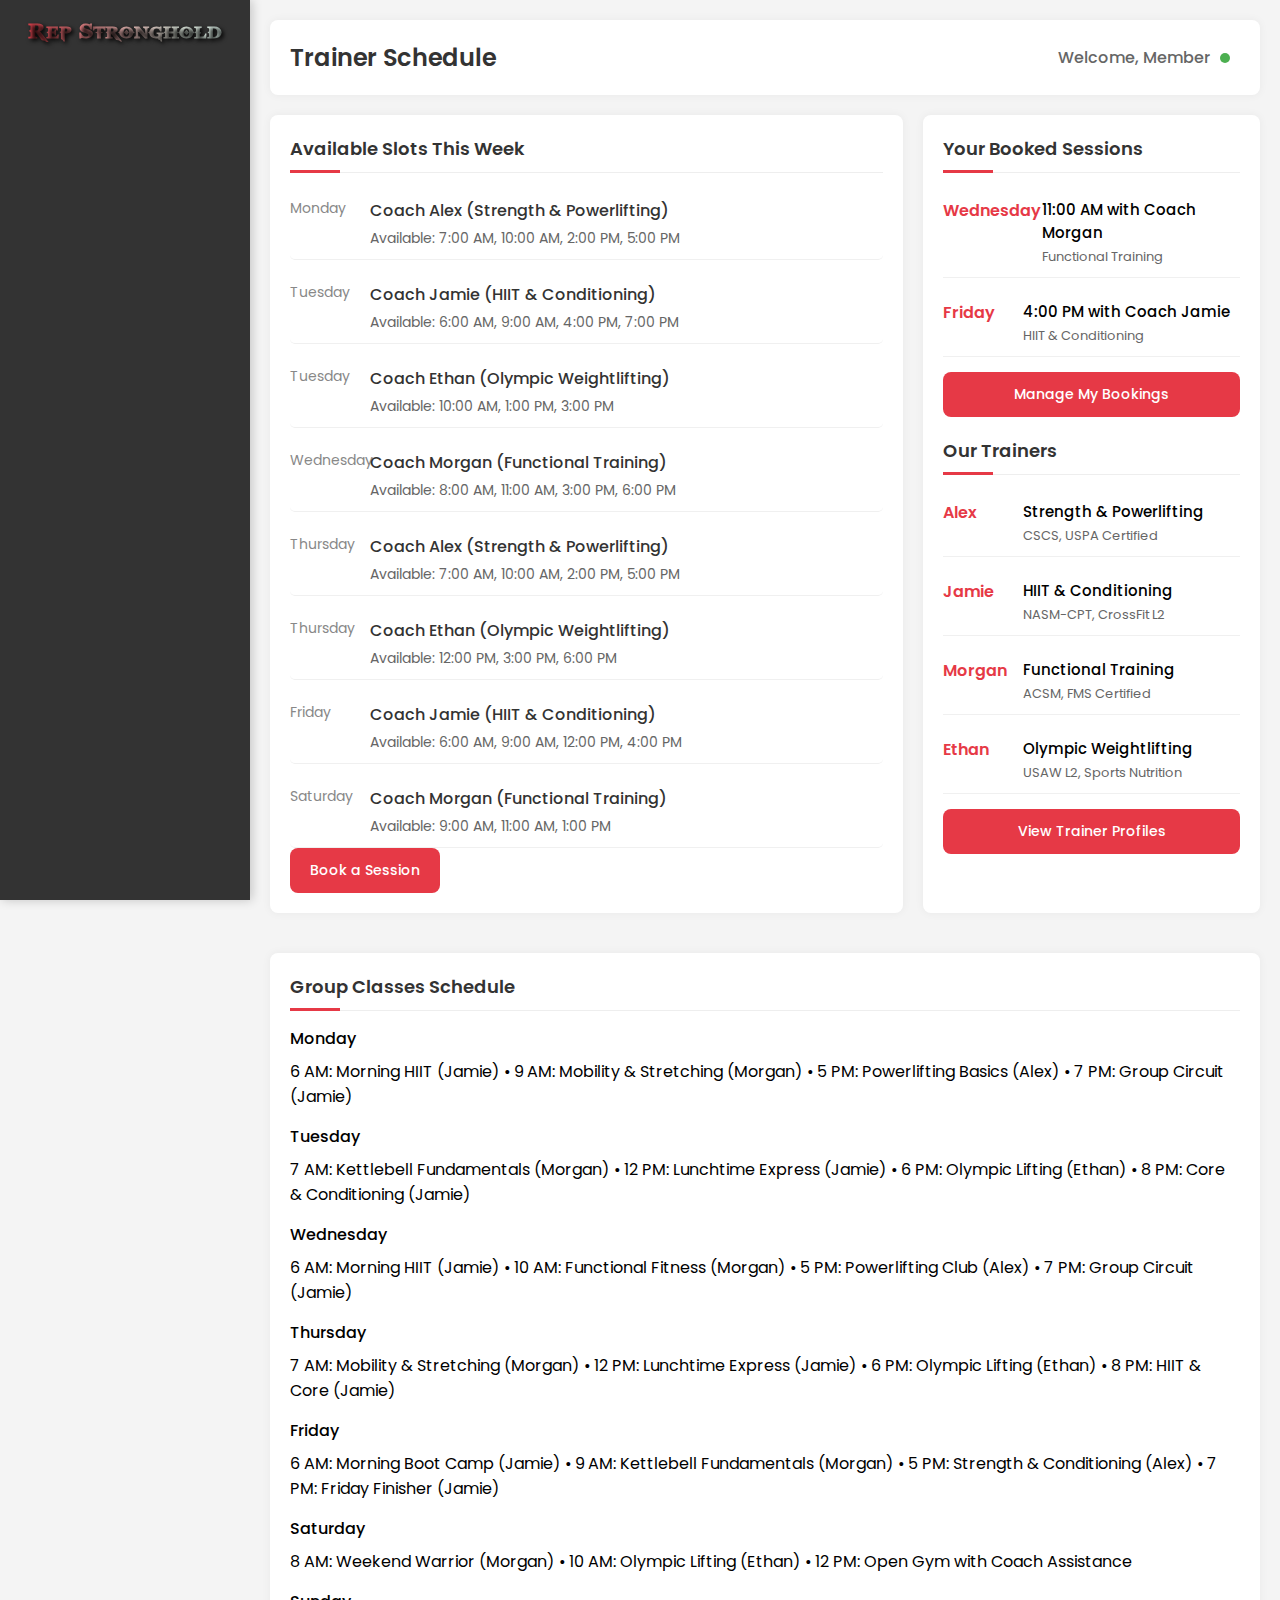
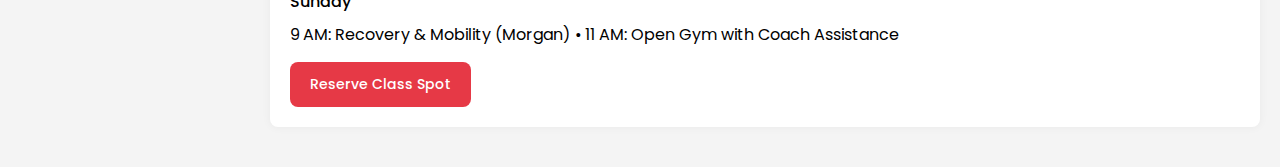
<file: training.html>
<!DOCTYPE html>
<html lang="en">
<head>
    <meta charset="UTF-8">
    <meta name="viewport" content="width=device-width, initial-scale=1.0">
    <title>Rep Stronghold Gym | Trainer Schedule</title>
    <link href="https://fonts.googleapis.com/css2?family=Poppins:wght@300;400;500;600;700&display=swap" rel="stylesheet">
    <link rel="stylesheet" href="dashboard.css">
</head>
<body>
    <!-- Sidebar Navigation -->
    <div class="sidebar">
        <h2>Rep Stronghold</h2>
        <ul>
            <li><a href="gymdashboard.html">🏠 Dashboard</a></li>
            <li><a href="workouttracker.html">🏋️ Workout Tracker</a></li>
            <li><a href="membership.html">💳 Membership Plan</a></li>
            <li><a href="announcements.html">📢 Announcements</a></li>
            <li><a href="training.html" class="active">📅 Trainer Schedule</a></li>
            <li><a href="settings.html">⚙️ Settings</a></li>
            <li><a href="login.html">🚪 Logout</a></li>
            <li class="nav-divider"></li>
            <li><a href="home.html">🌐 Main Website</a></li>
        </ul>
    </div>

   
    <div class="main-content">
        <header>
            <div class="header-content">
                <h1>Trainer Schedule</h1>
                <div class="user-info">
                    Welcome, Member
                </div>
            </div>
        </header>

        <div class="content-row">
            <div class="content-box main-box">
                <h3>Available Slots This Week</h3>
                <div class="activity-list">
                    <div class="activity-item">
                        <div class="activity-date">Monday</div>
                        <div class="activity-content">
                            <h4>Coach Alex (Strength & Powerlifting)</h4>
                            <p>Available: 7:00 AM, 10:00 AM, 2:00 PM, 5:00 PM</p>
                        </div>
                    </div>
                    <div class="activity-item">
                        <div class="activity-date">Tuesday</div>
                        <div class="activity-content">
                            <h4>Coach Jamie (HIIT & Conditioning)</h4>
                            <p>Available: 6:00 AM, 9:00 AM, 4:00 PM, 7:00 PM</p>
                        </div>
                    </div>
                    <div class="activity-item">
                        <div class="activity-date">Tuesday</div>
                        <div class="activity-content">
                            <h4>Coach Ethan (Olympic Weightlifting)</h4>
                            <p>Available: 10:00 AM, 1:00 PM, 3:00 PM</p>
                        </div>
                    </div>
                    <div class="activity-item">
                        <div class="activity-date">Wednesday</div>
                        <div class="activity-content">
                            <h4>Coach Morgan (Functional Training)</h4>
                            <p>Available: 8:00 AM, 11:00 AM, 3:00 PM, 6:00 PM</p>
                        </div>
                    </div>
                    <div class="activity-item">
                        <div class="activity-date">Thursday</div>
                        <div class="activity-content">
                            <h4>Coach Alex (Strength & Powerlifting)</h4>
                            <p>Available: 7:00 AM, 10:00 AM, 2:00 PM, 5:00 PM</p>
                        </div>
                    </div>
                    <div class="activity-item">
                        <div class="activity-date">Thursday</div>
                        <div class="activity-content">
                            <h4>Coach Ethan (Olympic Weightlifting)</h4>
                            <p>Available: 12:00 PM, 3:00 PM, 6:00 PM</p>
                        </div>
                    </div>
                    <div class="activity-item">
                        <div class="activity-date">Friday</div>
                        <div class="activity-content">
                            <h4>Coach Jamie (HIIT & Conditioning)</h4>
                            <p>Available: 6:00 AM, 9:00 AM, 12:00 PM, 4:00 PM</p>
                        </div>
                    </div>
                    <div class="activity-item">
                        <div class="activity-date">Saturday</div>
                        <div class="activity-content">
                            <h4>Coach Morgan (Functional Training)</h4>
                            <p>Available: 9:00 AM, 11:00 AM, 1:00 PM</p>
                        </div>
                    </div>
                </div>
                <button class="btn">Book a Session</button>
            </div>
            
            <div class="content-box side-box">
                <h3>Your Booked Sessions</h3>
                <div class="class-list">
                    <div class="class-item">
                        <div class="class-time">Wednesday</div>
                        <div class="class-details">
                            <h4>11:00 AM with Coach Morgan</h4>
                            <p>Functional Training</p>
                        </div>
                    </div>
                    <div class="class-item">
                        <div class="class-time">Friday</div>
                        <div class="class-details">
                            <h4>4:00 PM with Coach Jamie</h4>
                            <p>HIIT & Conditioning</p>
                        </div>
                    </div>
                </div>
                <button class="btn btn-full">Manage My Bookings</button>

                <h3 style="margin-top: 20px;">Our Trainers</h3>
                <div class="class-list">
                    <div class="class-item">
                        <div class="class-time">Alex</div>
                        <div class="class-details">
                            <h4>Strength & Powerlifting</h4>
                            <p>CSCS, USPA Certified</p>
                        </div>
                    </div>
                    <div class="class-item">
                        <div class="class-time">Jamie</div>
                        <div class="class-details">
                            <h4>HIIT & Conditioning</h4>
                            <p>NASM-CPT, CrossFit L2</p>
                        </div>
                    </div>
                    <div class="class-item">
                        <div class="class-time">Morgan</div>
                        <div class="class-details">
                            <h4>Functional Training</h4>
                            <p>ACSM, FMS Certified</p>
                        </div>
                    </div>
                    <div class="class-item">
                        <div class="class-time">Ethan</div>
                        <div class="class-details">
                            <h4>Olympic Weightlifting</h4>
                            <p>USAW L2, Sports Nutrition</p>
                        </div>
                    </div>
                </div>
                <button class="btn btn-full">View Trainer Profiles</button>
            </div>
        </div>

        <div class="content-box">
            <h3>Group Classes Schedule</h3>
            <div class="goals-container">
                <div class="goal-item">
                    <div class="goal-info">
                        <h4>Monday</h4>
                        <p>6 AM: Morning HIIT (Jamie) • 9 AM: Mobility & Stretching (Morgan) • 5 PM: Powerlifting Basics (Alex) • 7 PM: Group Circuit (Jamie)</p>
                    </div>
                </div>
                <div class="goal-item">
                    <div class="goal-info">
                        <h4>Tuesday</h4>
                        <p>7 AM: Kettlebell Fundamentals (Morgan) • 12 PM: Lunchtime Express (Jamie) • 6 PM: Olympic Lifting (Ethan) • 8 PM: Core & Conditioning (Jamie)</p>
                    </div>
                </div>
                <div class="goal-item">
                    <div class="goal-info">
                        <h4>Wednesday</h4>
                        <p>6 AM: Morning HIIT (Jamie) • 10 AM: Functional Fitness (Morgan) • 5 PM: Powerlifting Club (Alex) • 7 PM: Group Circuit (Jamie)</p>
                    </div>
                </div>
                <div class="goal-item">
                    <div class="goal-info">
                        <h4>Thursday</h4>
                        <p>7 AM: Mobility & Stretching (Morgan) • 12 PM: Lunchtime Express (Jamie) • 6 PM: Olympic Lifting (Ethan) • 8 PM: HIIT & Core (Jamie)</p>
                    </div>
                </div>
                <div class="goal-item">
                    <div class="goal-info">
                        <h4>Friday</h4>
                        <p>6 AM: Morning Boot Camp (Jamie) • 9 AM: Kettlebell Fundamentals (Morgan) • 5 PM: Strength & Conditioning (Alex) • 7 PM: Friday Finisher (Jamie)</p>
                    </div>
                </div>
                <div class="goal-item">
                    <div class="goal-info">
                        <h4>Saturday</h4>
                        <p>8 AM: Weekend Warrior (Morgan) • 10 AM: Olympic Lifting (Ethan) • 12 PM: Open Gym with Coach Assistance</p>
                    </div>
                </div>
                <div class="goal-item">
                    <div class="goal-info">
                        <h4>Sunday</h4>
                        <p>9 AM: Recovery & Mobility (Morgan) • 11 AM: Open Gym with Coach Assistance</p>
                    </div>
                </div>
            </div>
            <button class="btn">Reserve Class Spot</button>
        </div>
    </div>
</body>
</html>
</file>
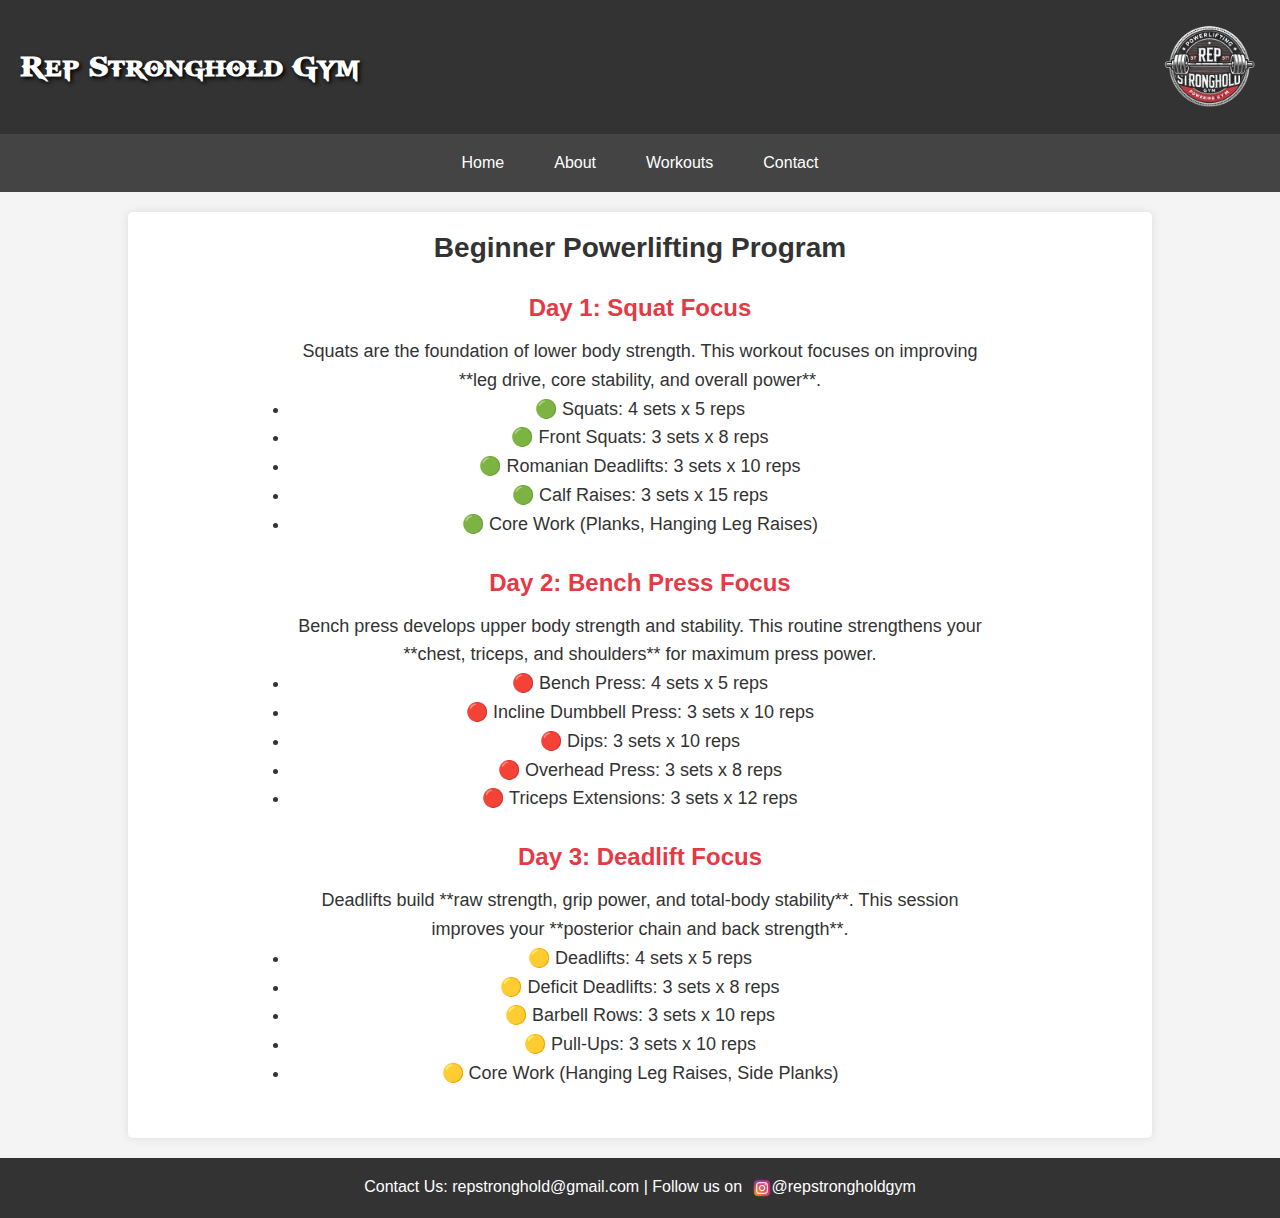
<file: workouts.html>
<!DOCTYPE html>
<html lang="en">
<head>
    <meta charset="UTF-8">
    <meta name="viewport" content="width=device-width, initial-scale=1.0">
    <title>Workouts | Rep Stronghold Gym</title>
    <link rel="website Icon" href="rep.png">

    <style>
        * {
            margin: 0;
            padding: 0;
            box-sizing: border-box;
            font-family: Arial, sans-serif;
        }

        body {
            background-color: #f4f4f4;
            color: #333;
            text-align: center; 
        }

        .header {
            display: flex;
            justify-content: space-between;
            align-items: center;
            background-color: #333;
            color: white;
            padding: 15px 20px;
        }
        .header h1 {
            margin: 0;
            font-family: 'GodOfWar', sans-serif;
            font-size: 30px;
            color: white;
            text-shadow: 2px 2px 4px black;
            animation: glow 2s ease-in-out infinite alternate;
        }

        @keyframes glow {
            from {
                text-shadow: 2px 2px 4px black;
            }
            to {
                text-shadow: 0 0 10px #e63946, 0 0 20px #e63946;
            }
        }
        @font-face {
    font-family: 'GodOfWar';
    src: url('GODOFWAR.TTF') format('truetype'); 
}

        .gym-logo {
            width: 60px;
        }

        .nav {
            display: flex;
            justify-content: center;
            align-items: center;
            background-color: #444;
            padding: 10px;
            gap: 20px;
        }

        .nav a {
            color: white;
            text-decoration: none;
            font-size: 16px;
            padding: 10px 15px;
            transition: 0.3s;
        }

        .nav a:hover {
            background-color: #666;
            border-radius: 5px;
        }

        .workout-container {
            width: 80%;
            margin: 20px auto;
            background-color: white;
            padding: 20px;
            box-shadow: 0 0 10px rgba(0, 0, 0, 0.1);
            border-radius: 5px;
            text-align: center;
        }

        .workout-title {
            font-size: 28px;
            color: #333;
            margin-bottom: 10px;
        }

        .workout-section {
            margin: 30px 0;
        }

        .workout-section h2 {
            font-size: 24px;
            color: #e63946;
            margin-bottom: 15px;
        }

        .workout-text {
            font-size: 18px;
            line-height: 1.6;
            margin: 0 auto;
            max-width: 700px; 
            text-align: center;
        }

        .workout-text ul {
            list-style: none;
            padding: 0;
        }

        .workout-text ul li {
            font-size: 18px;
            margin: 5px 0;
        }

        .footer {
            background-color: #333;
            color: white;
            text-align: center;
            padding: 20px;
            margin-top: 20px;
        }

        .insta {
            width: 20px;
            vertical-align: middle;
            margin-left: 5px;
        }
        .gym-logo {
    width: 100px; 
    height: auto;
    cursor: pointer; 
    transition: transform 0.3s ease;
}

.gym-logo:hover {
    transform: scale(1.1); 
}
    </style>
</head>
<body>

    <div class="header">
        <h1>Rep Stronghold Gym</h1>
        <a href="login.html">
            <img class="gym-logo" src="rep.png" alt="Rep Stronghold Logo">
        </a>
    </div>

    <nav class="nav">
        <a href="home.html">Home</a>
        <a href="about.html">About</a>
        <a href="workouts.html">Workouts</a>
        <a href="contacts.html">Contact</a>
    </nav>


    <div class="workout-container">
        <h2 class="workout-title">Beginner Powerlifting Program</h2>

        <div class="workout-section">
            <h2>Day 1: Squat Focus</h2>
            <p class="workout-text">
                Squats are the foundation of lower body strength. This workout focuses on improving **leg drive, core stability, and overall power**.
            </p>
            <ul class="workout-text">
                <li>🟢 Squats: 4 sets x 5 reps</li>
                <li>🟢 Front Squats: 3 sets x 8 reps</li>
                <li>🟢 Romanian Deadlifts: 3 sets x 10 reps</li>
                <li>🟢 Calf Raises: 3 sets x 15 reps</li>
                <li>🟢 Core Work (Planks, Hanging Leg Raises)</li>
            </ul>
        </div>

        <div class="workout-section">
            <h2>Day 2: Bench Press Focus</h2>
            <p class="workout-text">
                Bench press develops upper body strength and stability. This routine strengthens your **chest, triceps, and shoulders** for maximum press power.
            </p>
            <ul class="workout-text">
                <li>🔴 Bench Press: 4 sets x 5 reps</li>
                <li>🔴 Incline Dumbbell Press: 3 sets x 10 reps</li>
                <li>🔴 Dips: 3 sets x 10 reps</li>
                <li>🔴 Overhead Press: 3 sets x 8 reps</li>
                <li>🔴 Triceps Extensions: 3 sets x 12 reps</li>
            </ul>
        </div>

        <div class="workout-section">
            <h2>Day 3: Deadlift Focus</h2>
            <p class="workout-text">
                Deadlifts build **raw strength, grip power, and total-body stability**. This session improves your **posterior chain and back strength**.
            </p>
            <ul class="workout-text">
                <li>🟡 Deadlifts: 4 sets x 5 reps</li>
                <li>🟡 Deficit Deadlifts: 3 sets x 8 reps</li>
                <li>🟡 Barbell Rows: 3 sets x 10 reps</li>
                <li>🟡 Pull-Ups: 3 sets x 10 reps</li>
                <li>🟡 Core Work (Hanging Leg Raises, Side Planks)</li>
            </ul>
        </div>
    </div>

    <div class="footer">
        <p>Contact Us: repstronghold@gmail.com | Follow us on 
            <img class="insta" src="instagram.png" alt="Instagram Icon">@repstrongholdgym
        </p>
    </div>

</body>
</html>
</file>
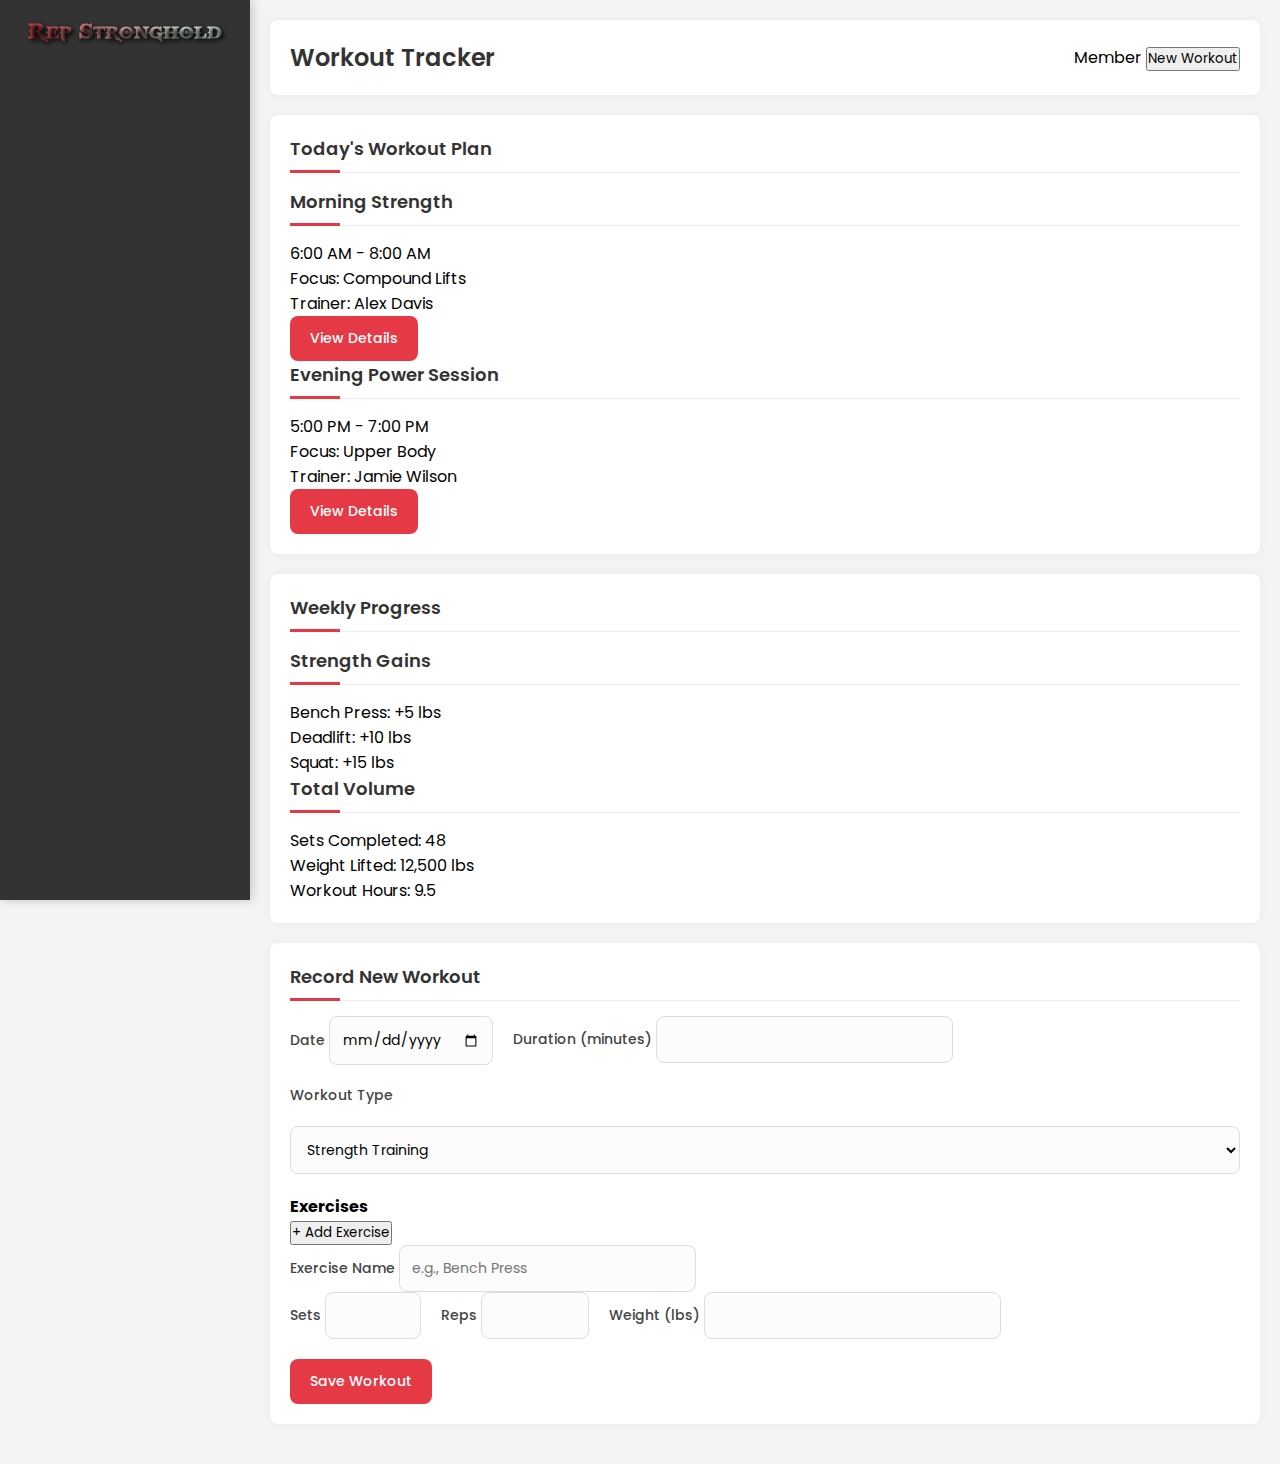
<file: workouttracker.html>
<!DOCTYPE html>
<html lang="en">
<head>
    <meta charset="UTF-8">
    <meta name="viewport" content="width=device-width, initial-scale=1.0">
    <title>Rep Stronghold Gym | Workout Tracker</title>
    <link href="https://fonts.googleapis.com/css2?family=Poppins:wght@300;400;500;600;700&display=swap" rel="stylesheet">
    <link rel="stylesheet" href="dashboard.css">
</head>
<body>
  
    <div class="sidebar">
        <h2>Rep Stronghold</h2>
        <ul>
            <li><a href="gymdashboard.html">🏠 Dashboard</a></li>
            <li><a href="workouttracker.html" class="active">🏋️ Workout Tracker</a></li>
            <li><a href="membership.html">💳 Membership Plan</a></li>
            <li><a href="announcements.html">📢 Announcements</a></li>
            <li><a href="training.html">📅 Trainer Schedule</a></li>
            <li><a href="settings.html">⚙️ Settings</a></li>
            <li><a href="login.html">🚪 Logout</a></li>
        </ul>
    </div>

  
    <div class="main-content">
        <header>
            <div class="header-content">
                <h1>Workout Tracker</h1>
                <div class="user-actions">
                    <span class="username">Member</span>
                    <button class="btn-small">New Workout</button>
                </div>
            </div>
        </header>

        <div class="content-box">
            <h3>Today's Workout Plan</h3>
            <div class="workout-container">
                <div class="workout-card">
                    <h3>Morning Strength</h3>
                    <p>6:00 AM - 8:00 AM</p>
                    <p>Focus: Compound Lifts</p>
                    <p>Trainer: Alex Davis</p>
                    <button class="btn">View Details</button>
                </div>
                <div class="workout-card">
                    <h3>Evening Power Session</h3>
                    <p>5:00 PM - 7:00 PM</p>
                    <p>Focus: Upper Body</p>
                    <p>Trainer: Jamie Wilson</p>
                    <button class="btn">View Details</button>
                </div>
            </div>
        </div>

        <div class="content-box">
            <h3>Weekly Progress</h3>
            <div class="workout-container">
                <div class="workout-card">
                    <h3>Strength Gains</h3>
                    <p>Bench Press: +5 lbs</p>
                    <p>Deadlift: +10 lbs</p>
                    <p>Squat: +15 lbs</p>
                </div>
                <div class="workout-card">
                    <h3>Total Volume</h3>
                    <p>Sets Completed: 48</p>
                    <p>Weight Lifted: 12,500 lbs</p>
                    <p>Workout Hours: 9.5</p>
                </div>
            </div>
        </div>

        <div class="content-box">
            <h3>Record New Workout</h3>
            <form class="settings-form">
                <div class="form-row">
                    <div class="form-column">
                        <label for="workout-date">Date</label>
                        <input type="date" id="workout-date">
                    </div>
                    <div class="form-column">
                        <label for="workout-duration">Duration (minutes)</label>
                        <input type="number" id="workout-duration" min="1">
                    </div>
                </div>

                <label for="workout-type">Workout Type</label>
                <select id="workout-type">
                    <option value="strength">Strength Training</option>
                    <option value="powerlifting">Powerlifting</option>
                    <option value="hypertrophy">Hypertrophy</option>
                    <option value="cardio">Cardio</option>
                    <option value="hiit">HIIT</option>
                </select>

                <div class="exercise-section">
                    <div class="exercise-header">
                        <h4>Exercises</h4>
                        <button type="button" class="btn-add">+ Add Exercise</button>
                    </div>
                    
                    <div class="exercise-item">
                        <div class="form-row">
                            <div class="form-column">
                                <label for="exercise-name">Exercise Name</label>
                                <input type="text" id="exercise-name" placeholder="e.g., Bench Press">
                            </div>
                        </div>
                        <div class="form-row">
                            <div class="form-column">
                                <label for="exercise-sets">Sets</label>
                                <input type="number" id="exercise-sets" min="1" max="20">
                            </div>
                            <div class="form-column">
                                <label for="exercise-reps">Reps</label>
                                <input type="number" id="exercise-reps" min="1" max="100">
                            </div>
                            <div class="form-column">
                                <label for="exercise-weight">Weight (lbs)</label>
                                <input type="number" id="exercise-weight" min="0">
                            </div>
                        </div>
                    </div>
                </div>

                <div class="btn-container">
                    <button type="submit" class="btn">Save Workout</button>
                </div>
            </form>
        </div>
    </div>
</body>
</html>
</file>
<file: dashboard.css>
@font-face {
    font-family: 'GodOfWar';
    src: url('GODOFWAR.TTF') format('truetype'); 
}

* {
    margin: 0;
    padding: 0;
    box-sizing: border-box;
    font-family: "Poppins", sans-serif;
}

body {
    display: flex;
    background: #f4f4f4;
}


@keyframes fadeIn {
    from { opacity: 0; }
    to { opacity: 1; }
}

@keyframes slideInLeft {
    from { transform: translateX(-100px); opacity: 0; }
    to { transform: translateX(0); opacity: 1; }
}

@keyframes slideInRight {
    from { transform: translateX(100px); opacity: 0; }
    to { transform: translateX(0); opacity: 1; }
}

@keyframes slideInUp {
    from { transform: translateY(50px); opacity: 0; }
    to { transform: translateY(0); opacity: 1; }
}

@keyframes pulse {
    0% { transform: scale(1); }
    50% { transform: scale(1.05); }
    100% { transform: scale(1); }
}

@keyframes gradientFlow {
    0% { background-position: 0% 50%; }
    50% { background-position: 100% 50%; }
    100% { background-position: 0% 50%; }
}

.sidebar {
    width: 250px;
    height: 100vh;
    background: #333;
    color: white;
    padding: 20px;
    position: fixed;
    box-shadow: 2px 0 10px rgba(0, 0, 0, 0.2);
    z-index: 10;
    animation: slideInLeft 0.5s ease-out forwards;
}

.sidebar h2 {
    text-align: center;
    margin-bottom: 20px;
    font-size: 22px;
    font-family: 'GodOfWar', sans-serif;
    text-shadow: 2px 2px 4px black;
    animation: pulse 2s infinite;
    background: linear-gradient(90deg, #e63946, #f1faee, #a8dadc, #457b9d, #1d3557);
    background-size: 300% 300%;
    -webkit-background-clip: text;
    background-clip: text;
    color: transparent;
    animation: gradientFlow 6s ease infinite;
}

.sidebar ul {
    list-style: none;
    padding: 0;
}

.sidebar ul li {
    margin: 12px 0;
    transform: translateX(-20px);
    opacity: 0;
    animation: slideInLeft 0.5s ease forwards;
}

/* Staggered delay for menu items */
.sidebar ul li:nth-child(1) { animation-delay: 0.1s; }
.sidebar ul li:nth-child(2) { animation-delay: 0.2s; }
.sidebar ul li:nth-child(3) { animation-delay: 0.3s; }
.sidebar ul li:nth-child(4) { animation-delay: 0.4s; }
.sidebar ul li:nth-child(5) { animation-delay: 0.5s; }
.sidebar ul li:nth-child(6) { animation-delay: 0.6s; }
.sidebar ul li:nth-child(7) { animation-delay: 0.7s; }
.sidebar ul li:nth-child(8) { animation-delay: 0.8s; }
.sidebar ul li:nth-child(9) { animation-delay: 0.9s; }

.sidebar ul li a {
    text-decoration: none;
    color: white;
    font-size: 16px;
    display: block;
    padding: 12px;
    transition: 0.3s;
    border-radius: 5px;
}

.sidebar ul li a:hover, 
.sidebar ul li a.active {
    background: #e63946;
    border-radius: 5px;
    transform: translateX(5px);
}

.nav-divider {
    border-top: 1px solid rgba(255, 255, 255, 0.1);
    margin: 15px 0;
    padding: 0 !important;
}

.main-content {
    margin-left: 250px;
    padding: 20px;
    width: calc(100% - 250px);
    animation: fadeIn 0.8s ease-out;
}

header {
    background: white;
    padding: 20px;
    box-shadow: 0 0 10px rgba(0, 0, 0, 0.05);
    margin-bottom: 20px;
    border-radius: 8px;
    animation: slideInUp 0.5s ease-out;
}

.header-content {
    display: flex;
    justify-content: space-between;
    align-items: center;
}

.header-content h1 {
    color: #333;
    font-size: 24px;
    font-weight: 600;
}

.user-info {
    color: #666;
    font-weight: 500;
    position: relative;
    padding-right: 30px;
}

.user-info:after {
    content: '';
    position: absolute;
    width: 10px;
    height: 10px;
    background: #4CAF50;
    border-radius: 50%;
    right: 10px;
    top: 50%;
    transform: translateY(-50%);
    animation: pulse 2s infinite;
}

.dashboard-stats {
    display: grid;
    grid-template-columns: repeat(4, 1fr);
    gap: 20px;
    margin-bottom: 20px;
}

.stat-card {
    background: white;
    padding: 20px;
    border-radius: 8px;
    box-shadow: 0 0 10px rgba(0, 0, 0, 0.05);
    text-align: center;
    transition: transform 0.3s, box-shadow 0.3s;
    animation: fadeIn 0.8s ease-out;
    opacity: 0;
    animation-fill-mode: forwards;
}

.stat-card:nth-child(1) { animation-delay: 0.2s; }
.stat-card:nth-child(2) { animation-delay: 0.4s; }
.stat-card:nth-child(3) { animation-delay: 0.6s; }
.stat-card:nth-child(4) { animation-delay: 0.8s; }

.stat-card:hover {
    transform: translateY(-10px);
    box-shadow: 0 15px 30px rgba(0, 0, 0, 0.1);
}

.stat-value {
    font-size: 36px;
    font-weight: 700;
    color: #e63946;
    margin-bottom: 5px;
    position: relative;
    display: inline-block;
}

.stat-value:after {
    content: '';
    position: absolute;
    bottom: -5px;
    left: 50%;
    width: 0;
    height: 2px;
    background: #e63946;
    transform: translateX(-50%);
    transition: width 0.3s;
}

.stat-card:hover .stat-value:after {
    width: 80%;
}

.stat-label {
    color: #666;
    font-size: 14px;
}

.content-row {
    display: flex;
    gap: 20px;
    margin-bottom: 20px;
}

.main-box {
    flex: 2;
    animation: slideInLeft 0.6s ease-out;
}

.side-box {
    flex: 1;
    animation: slideInRight 0.6s ease-out;
}

.content-box {
    background: white;
    padding: 20px;
    border-radius: 8px;
    box-shadow: 0 0 10px rgba(0, 0, 0, 0.05);
    margin-bottom: 20px;
    transition: transform 0.3s, box-shadow 0.3s;
    animation: fadeIn 1s ease-out;
}

.content-box:hover {
    transform: translateY(-5px);
    box-shadow: 0 10px 20px rgba(0, 0, 0, 0.1);
}

.content-box h3 {
    margin-bottom: 15px;
    color: #333;
    font-size: 18px;
    font-weight: 600;
    padding-bottom: 10px;
    border-bottom: 1px solid #eee;
    position: relative;
}

.content-box h3:after {
    content: '';
    position: absolute;
    bottom: -1px;
    left: 0;
    width: 50px;
    height: 3px;
    background: #e63946;
    animation: slideInLeft 0.5s ease-out;
}

.activity-list {
    display: flex;
    flex-direction: column;
    gap: 12px;
}

.activity-item {
    display: flex;
    padding: 10px 0;
    border-bottom: 1px solid #f0f0f0;
    transition: background-color 0.3s;
    border-radius: 5px;
    animation: fadeIn 0.5s ease-out;
    animation-fill-mode: both;
}

.activity-item:nth-child(1) { animation-delay: 0.1s; }
.activity-item:nth-child(2) { animation-delay: 0.2s; }
.activity-item:nth-child(3) { animation-delay: 0.3s; }
.activity-item:nth-child(4) { animation-delay: 0.4s; }

.activity-item:hover {
    background-color: #f9f9f9;
    padding-left: 5px;
}

.activity-date {
    width: 80px;
    color: #888;
    font-size: 14px;
}

.activity-content h4 {
    font-size: 16px;
    margin-bottom: 5px;
    color: #333;
    font-weight: 500;
}

.activity-content p {
    font-size: 14px;
    color: #666;
}

.class-list {
    display: flex;
    flex-direction: column;
    gap: 12px;
    margin-bottom: 15px;
}

.class-item {
    display: flex;
    gap: 10px;
    padding: 10px 0;
    border-bottom: 1px solid #f0f0f0;
    transition: transform 0.3s;
    animation: slideInRight 0.5s ease-out;
    animation-fill-mode: both;
}

.class-item:nth-child(1) { animation-delay: 0.1s; }
.class-item:nth-child(2) { animation-delay: 0.2s; }
.class-item:nth-child(3) { animation-delay: 0.3s; }
.class-item:nth-child(4) { animation-delay: 0.4s; }

.class-item:hover {
    transform: translateX(5px);
}

.class-time {
    min-width: 70px;
    font-weight: 600;
    color: #e63946;
}

.class-details h4 {
    font-size: 15px;
    margin-bottom: 3px;
    font-weight: 500;
}

.class-details p {
    font-size: 13px;
    color: #666;
}

.goals-container {
    display: flex;
    flex-direction: column;
    gap: 15px;
    margin-bottom: 15px;
}

.goal-item {
    display: flex;
    align-items: center;
    justify-content: space-between;
    animation: fadeIn 0.8s ease-out;
    animation-fill-mode: both;
}

.goal-item:nth-child(1) { animation-delay: 0.2s; }
.goal-item:nth-child(2) { animation-delay: 0.4s; }
.goal-item:nth-child(3) { animation-delay: 0.6s; }

.goal-info {
    flex: 1;
}

.goal-info h4 {
    font-size: 16px;
    margin-bottom: 8px;
    font-weight: 500;
}

.progress-container {
    width: 100%;
    height: 8px;
    background-color: #f0f0f0;
    border-radius: 4px;
    overflow: hidden;
}

.progress-bar {
    height: 100%;
    background-color: #e63946;
    border-radius: 4px;
    transition: width 1.5s ease-in-out;
    width: 0;
    animation: progressGrow 1.5s ease-out forwards;
}

@keyframes progressGrow {
    from { width: 0; }
    to { width: var(--width, 100%); }
}

.goal-item:nth-child(1) .progress-bar { --width: 75%; }
.goal-item:nth-child(2) .progress-bar { --width: 60%; }
.goal-item:nth-child(3) .progress-bar { --width: 45%; }

.goal-status {
    min-width: 40px;
    text-align: right;
    font-weight: 600;
    color: #e63946;
}

.settings-form {
    display: flex;
    flex-direction: column;
    gap: 20px;
}

.form-group {
    display: flex;
    flex-direction: column;
    gap: 8px;
    width: 100%;
    animation: fadeIn 0.5s ease-out;
}

.form-row {
    display: flex;
    gap: 20px;
}

.form-row .form-group {
    flex: 1;
}

.settings-form label {
    font-size: 14px;
    font-weight: 500;
    color: #444;
}

.settings-form input, 
.settings-form select {
    padding: 12px;
    font-size: 14px;
    border: 1px solid #ddd;
    border-radius: 8px;
    background-color: #fcfcfc;
    transition: border-color 0.3s, box-shadow 0.3s;
}

.settings-form input:focus, 
.settings-form select:focus {
    outline: none;
    border-color: #e63946;
    box-shadow: 0 0 0 2px rgba(230, 57, 70, 0.1);
}

.toggle-group {
    display: flex;
    justify-content: space-between;
    align-items: center;
    padding: 10px 0;
    animation: fadeIn 0.5s ease-out;
}

.toggle-label {
    display: flex;
    flex-direction: column;
    gap: 5px;
}

.toggle-label span:first-child {
    font-weight: 500;
}

.toggle-description {
    font-size: 13px;
    color: #777;
}

.toggle {
    position: relative;
    display: inline-block;
    width: 52px;
    height: 26px;
}

.toggle input {
    opacity: 0;
    width: 0;
    height: 0;
}

.toggle-slider {
    position: absolute;
    cursor: pointer;
    top: 0;
    left: 0;
    right: 0;
    bottom: 0;
    background-color: #ccc;
    transition: .3s;
    border-radius: 34px;
}

.toggle-slider:before {
    position: absolute;
    content: "";
    height: 18px;
    width: 18px;
    left: 4px;
    bottom: 4px;
    background-color: white;
    transition: .3s;
    border-radius: 50%;
}

input:checked + .toggle-slider {
    background-color: #e63946;
}

input:checked + .toggle-slider:before {
    transform: translateX(26px);
}

.btn {
    display: inline-block;
    padding: 12px 20px;
    background: #e63946;
    color: white;
    text-decoration: none;
    border-radius: 8px;
    transition: 0.3s;
    font-size: 14px;
    font-weight: 500;
    text-align: center;
    border: none;
    cursor: pointer;
    position: relative;
    overflow: hidden;
    animation: fadeIn 0.5s ease-out;
}

.btn:before {
    content: '';
    position: absolute;
    top: 0;
    left: -100%;
    width: 100%;
    height: 100%;
    background: linear-gradient(90deg, transparent, rgba(255, 255, 255, 0.3), transparent);
    transition: 0.5s;
}

.btn:hover {
    background: #c42c3a;
    transform: translateY(-3px);
    box-shadow: 0 5px 15px rgba(230, 57, 70, 0.4);
}

.btn:hover:before {
    left: 100%;
}

.btn-full {
    width: 100%;
}

.btn-secondary {
    background: #444;
}

.btn-secondary:hover {
    background: #555;
}

@media (max-width: 1024px) {
    .dashboard-stats {
        grid-template-columns: repeat(2, 1fr);
    }
    
    .content-row {
        flex-direction: column;
    }
}

@media (max-width: 768px) {
    .sidebar {
        width: 60px;
        padding: 15px 5px;
    }
    
    .sidebar h2 {
        font-size: 0;
        margin-bottom: 30px;
    }
    
    .sidebar h2:before {
        content: "RS";
        font-size: 18px;
    }
    
    .sidebar ul li a {
        padding: 10px 5px;
        text-align: center;
        font-size: 0;
    }
    
    .sidebar ul li a:before {
        font-size: 18px;
    }
    
    .main-content {
        margin-left: 60px;
        width: calc(100% - 60px);
        padding: 15px;
    }
    
    .form-row {
        flex-direction: column;
    }
}

@media (max-width: 480px) {
    .dashboard-stats {
        grid-template-columns: 1fr;
    }
    
    .header-content {
        flex-direction: column;
        align-items: flex-start;
        gap: 10px;
    }
}


.loading .sidebar,
.loading .main-content,
.loading .header,
.loading .content-box,
.loading .stat-card {
    animation: pulse 1.5s infinite;
}

@keyframes notification {
    0% { transform: scale(0); opacity: 0; }
    50% { transform: scale(1.2); opacity: 0.9; }
    100% { transform: scale(1); opacity: 1; }
}

.notification {
    position: fixed;
    bottom: 20px;
    right: 20px;
    background: #e63946;
    color: white;
    padding: 15px 25px;
    border-radius: 8px;
    box-shadow: 0 5px 15px rgba(0, 0, 0, 0.2);
    z-index: 1000;
    animation: notification 0.5s ease-out forwards;
}
</file>
